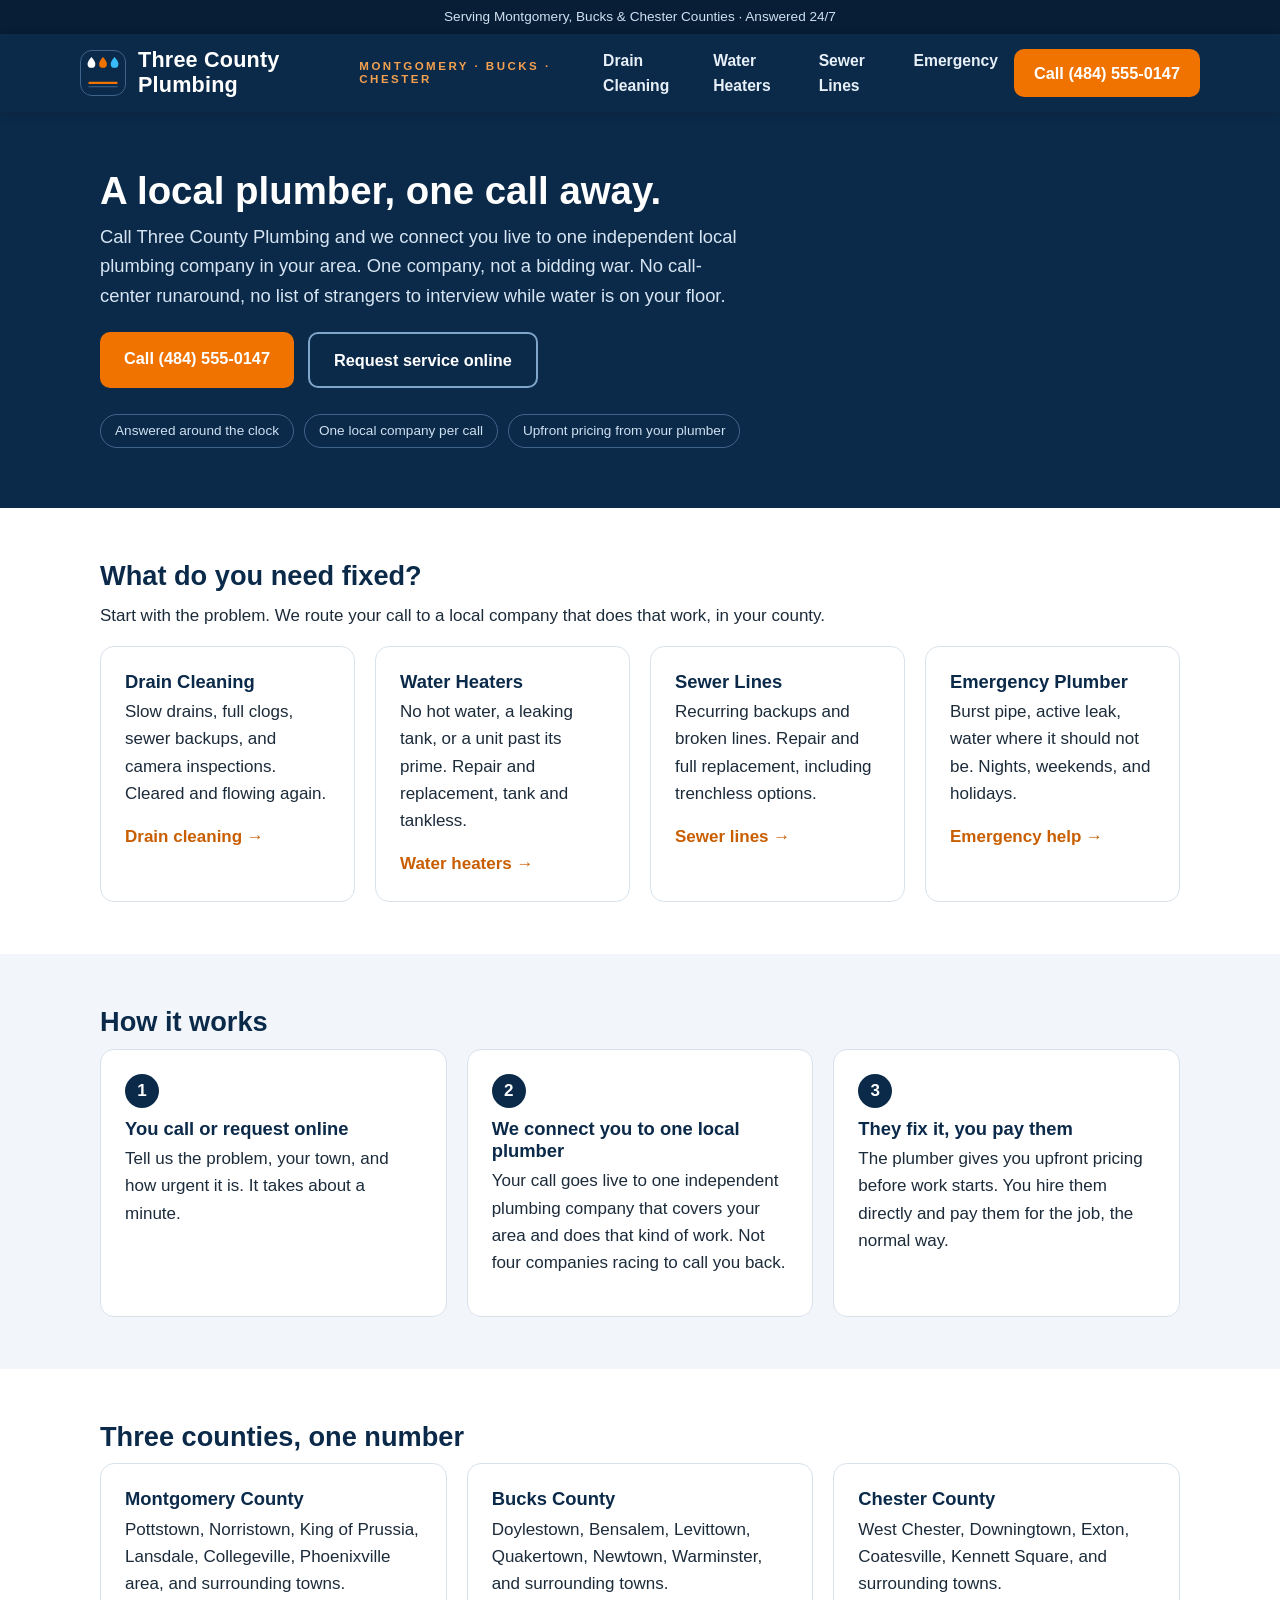
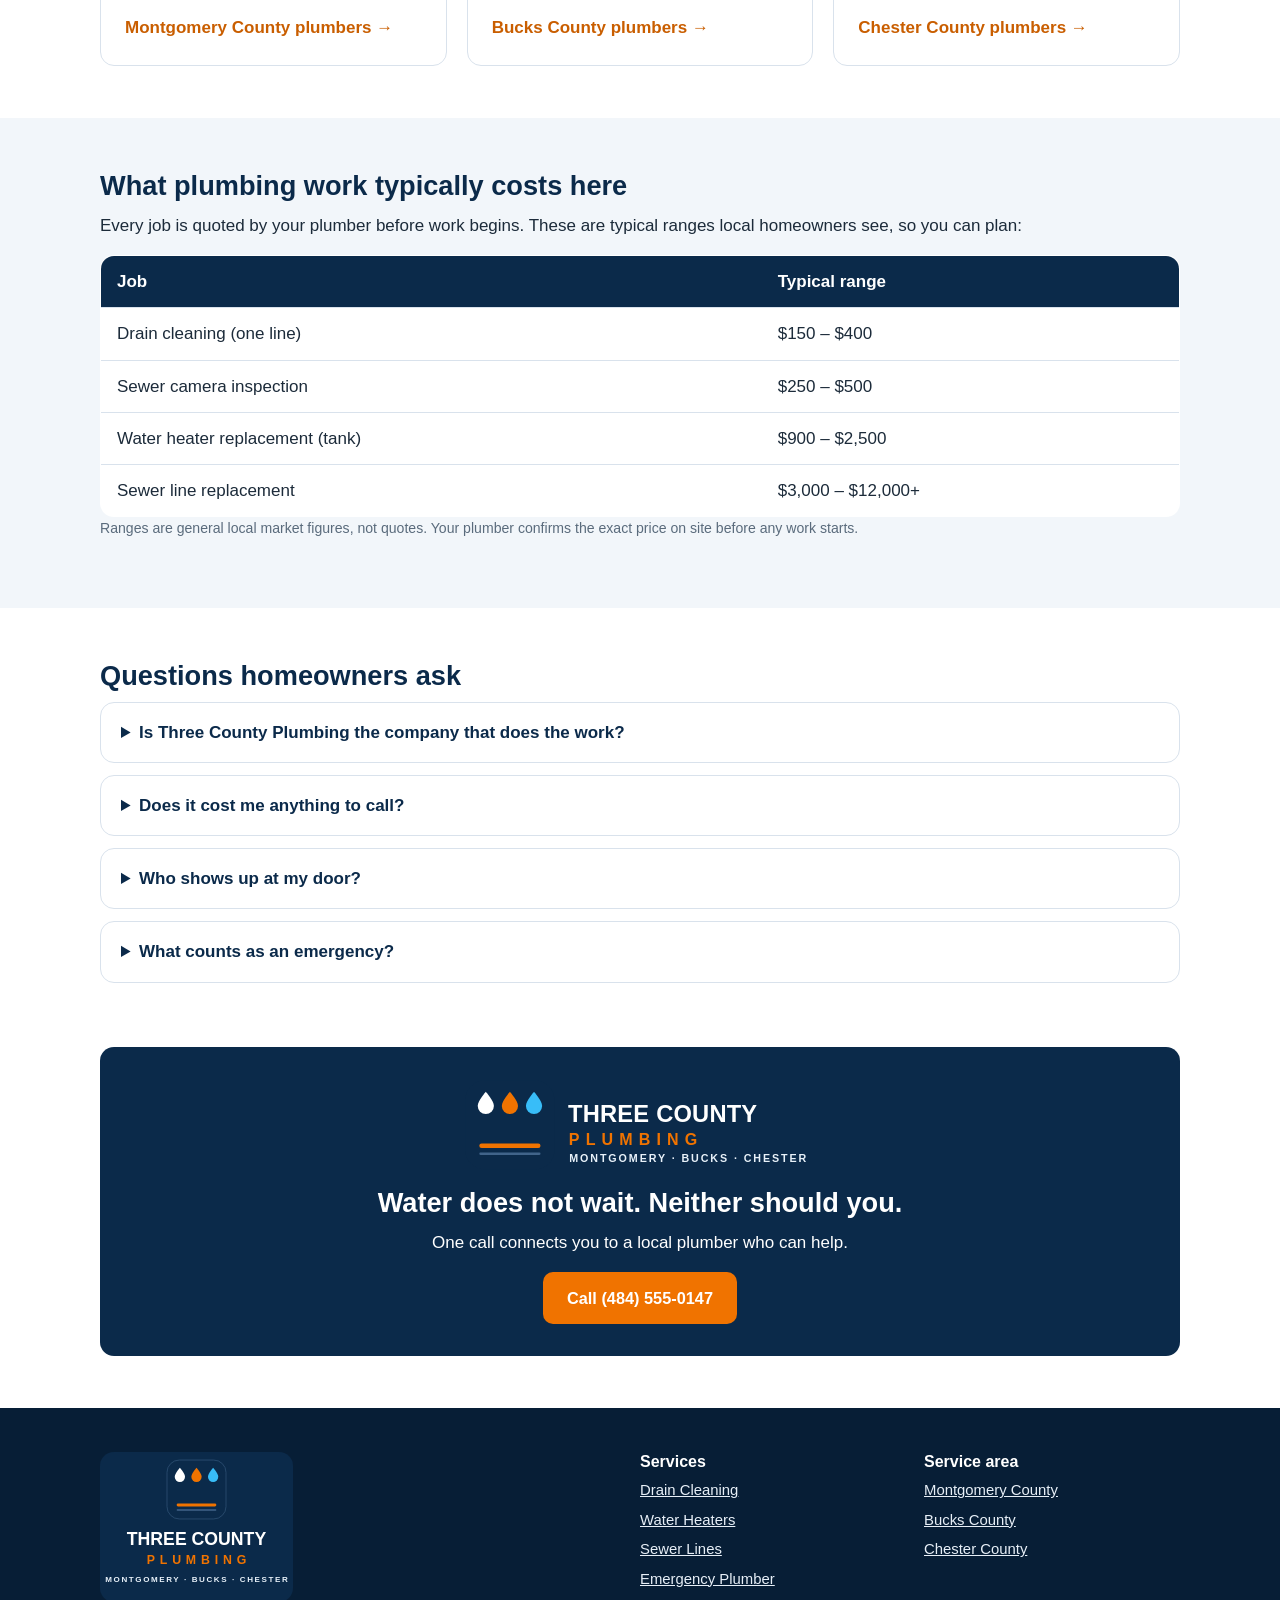
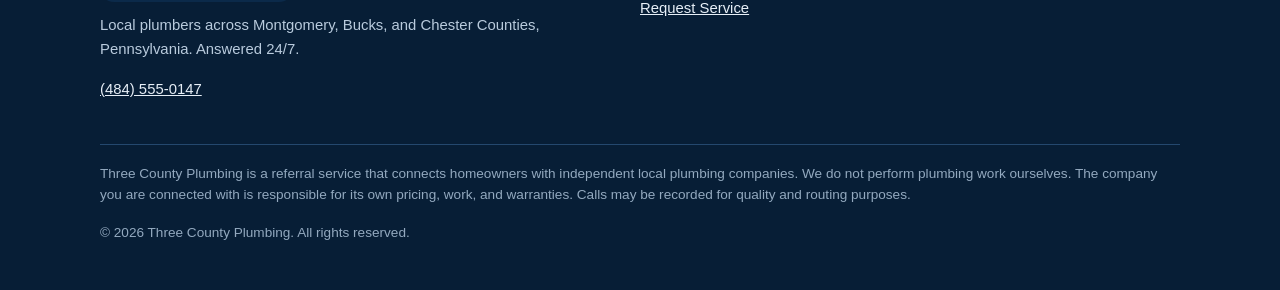
<file: index.html>
<!DOCTYPE html>
<html lang="en">
<head>
<meta charset="UTF-8">
<meta name="viewport" content="width=device-width, initial-scale=1.0">
<title>Three County Plumbing | Local Plumbers in Montgomery, Bucks &amp; Chester Counties, PA</title>
<meta name="description" content="One call connects you to one local, independent plumbing company in Montgomery, Bucks, or Chester County. Drain cleaning, water heaters, sewer lines, and 24/7 emergency plumbing.">
<link rel="stylesheet" href="styles.css">
<link rel="icon" type="image/svg+xml" href="favicon.svg">
</head>
<body>
<div class="topbar">Serving Montgomery, Bucks &amp; Chester Counties &middot; Answered 24/7</div>
<header class="site">
  <div class="wrap header-in">
    <a class="logo" href="index.html"><img class="logo-mark" src="logo-mark.svg" alt="Three County Plumbing logo">Three County Plumbing<span>Montgomery &middot; Bucks &middot; Chester</span></a>
    <nav class="main">
      <a href="drain-cleaning.html">Drain Cleaning</a>
      <a href="water-heater-repair-installation.html">Water Heaters</a>
      <a href="sewer-line-repair-replacement.html">Sewer Lines</a>
      <a href="emergency-plumber.html">Emergency</a>
    </nav>
    <a class="call-btn" href="tel:+14845550147">Call (484) 555-0147</a>
  </div>
</header>

<div class="hero">
  <div class="wrap">
    <h1>A local plumber, one call away.</h1>
    <p class="lead">Call Three County Plumbing and we connect you live to one independent local plumbing company in your area. One company, not a bidding war. No call-center runaround, no list of strangers to interview while water is on your floor.</p>
    <div class="actions">
      <a class="btn btn-call" href="tel:+14845550147">Call (484) 555-0147</a>
      <a class="btn btn-ghost" href="request-service.html">Request service online</a>
    </div>
    <div class="badges">
      <span class="badge">Answered around the clock</span>
      <span class="badge">One local company per call</span>
      <span class="badge">Upfront pricing from your plumber</span>
    </div>
  </div>
</div>

<section>
  <div class="wrap">
    <h2>What do you need fixed?</h2>
    <p>Start with the problem. We route your call to a local company that does that work, in your county.</p>
    <div class="grid grid-4">
      <div class="card">
        <h3>Drain Cleaning</h3>
        <p>Slow drains, full clogs, sewer backups, and camera inspections. Cleared and flowing again.</p>
        <a class="more" href="drain-cleaning.html">Drain cleaning &rarr;</a>
      </div>
      <div class="card">
        <h3>Water Heaters</h3>
        <p>No hot water, a leaking tank, or a unit past its prime. Repair and replacement, tank and tankless.</p>
        <a class="more" href="water-heater-repair-installation.html">Water heaters &rarr;</a>
      </div>
      <div class="card">
        <h3>Sewer Lines</h3>
        <p>Recurring backups and broken lines. Repair and full replacement, including trenchless options.</p>
        <a class="more" href="sewer-line-repair-replacement.html">Sewer lines &rarr;</a>
      </div>
      <div class="card">
        <h3>Emergency Plumber</h3>
        <p>Burst pipe, active leak, water where it should not be. Nights, weekends, and holidays.</p>
        <a class="more" href="emergency-plumber.html">Emergency help &rarr;</a>
      </div>
    </div>
  </div>
</section>

<section class="alt">
  <div class="wrap">
    <h2>How it works</h2>
    <div class="grid grid-3 steps">
      <div class="step"><span class="num">1</span>
        <h3>You call or request online</h3>
        <p>Tell us the problem, your town, and how urgent it is. It takes about a minute.</p>
      </div>
      <div class="step"><span class="num">2</span>
        <h3>We connect you to one local plumber</h3>
        <p>Your call goes live to one independent plumbing company that covers your area and does that kind of work. Not four companies racing to call you back.</p>
      </div>
      <div class="step"><span class="num">3</span>
        <h3>They fix it, you pay them</h3>
        <p>The plumber gives you upfront pricing before work starts. You hire them directly and pay them for the job, the normal way.</p>
      </div>
    </div>
  </div>
</section>

<section>
  <div class="wrap">
    <h2>Three counties, one number</h2>
    <div class="grid grid-3">
      <div class="card">
        <h3>Montgomery County</h3>
        <p>Pottstown, Norristown, King of Prussia, Lansdale, Collegeville, Phoenixville area, and surrounding towns.</p>
        <a class="more" href="montgomery-county.html">Montgomery County plumbers &rarr;</a>
      </div>
      <div class="card">
        <h3>Bucks County</h3>
        <p>Doylestown, Bensalem, Levittown, Quakertown, Newtown, Warminster, and surrounding towns.</p>
        <a class="more" href="bucks-county.html">Bucks County plumbers &rarr;</a>
      </div>
      <div class="card">
        <h3>Chester County</h3>
        <p>West Chester, Downingtown, Exton, Coatesville, Kennett Square, and surrounding towns.</p>
        <a class="more" href="chester-county.html">Chester County plumbers &rarr;</a>
      </div>
    </div>
  </div>
</section>

<section class="alt">
  <div class="wrap">
    <h2>What plumbing work typically costs here</h2>
    <p>Every job is quoted by your plumber before work begins. These are typical ranges local homeowners see, so you can plan:</p>
    <table class="cost">
      <tr><th>Job</th><th>Typical range</th></tr>
      <tr><td>Drain cleaning (one line)</td><td>$150 &ndash; $400</td></tr>
      <tr><td>Sewer camera inspection</td><td>$250 &ndash; $500</td></tr>
      <tr><td>Water heater replacement (tank)</td><td>$900 &ndash; $2,500</td></tr>
      <tr><td>Sewer line replacement</td><td>$3,000 &ndash; $12,000+</td></tr>
    </table>
    <p class="note">Ranges are general local market figures, not quotes. Your plumber confirms the exact price on site before any work starts.</p>
  </div>
</section>

<section>
  <div class="wrap faq">
    <h2>Questions homeowners ask</h2>
    <details>
      <summary>Is Three County Plumbing the company that does the work?</summary>
      <p>No. We are a referral service. We connect you with one independent local plumbing company, and you hire that company directly. See the note at the bottom of this page.</p>
    </details>
    <details>
      <summary>Does it cost me anything to call?</summary>
      <p>No. Calling and being connected is free for homeowners. You pay only the plumbing company, and only for work you approve at the price they quote.</p>
    </details>
    <details>
      <summary>Who shows up at my door?</summary>
      <p>A local, independent plumbing company that covers your town and handles your type of job. Companies in the network are registered Pennsylvania home improvement contractors and carry insurance.</p>
    </details>
    <details>
      <summary>What counts as an emergency?</summary>
      <p>Anything where water is actively doing damage: a burst pipe, a major leak, a sewer backing up into the house. For those, call now, any hour. For everything else, call or use the request form and we will connect you the same day.</p>
    </details>
  </div>
</section>

<section style="padding-top:0">
  <div class="wrap">
    <div class="cta-band">
      <img class="cta-logo" src="logo-horizontal-light.svg" alt="Three County Plumbing">
      <h2>Water does not wait. Neither should you.</h2>
      <p>One call connects you to a local plumber who can help.</p>
      <a class="btn btn-call" href="tel:+14845550147">Call (484) 555-0147</a>
    </div>
  </div>
</section>

<footer class="site">
  <div class="wrap">
    <div class="foot-grid">
      <div>
        <img class="foot-logo-stacked" src="logo-stacked.svg" alt="Three County Plumbing — Montgomery, Bucks, Chester">
        <p>Local plumbers across Montgomery, Bucks, and Chester Counties, Pennsylvania. Answered 24/7.</p>
        <p><a href="tel:+14845550147">(484) 555-0147</a></p>
      </div>
      <div>
        <h3>Services</h3>
        <ul>
          <li><a href="drain-cleaning.html">Drain Cleaning</a></li>
          <li><a href="water-heater-repair-installation.html">Water Heaters</a></li>
          <li><a href="sewer-line-repair-replacement.html">Sewer Lines</a></li>
          <li><a href="emergency-plumber.html">Emergency Plumber</a></li>
          <li><a href="request-service.html">Request Service</a></li>
        </ul>
      </div>
      <div>
        <h3>Service area</h3>
        <ul>
          <li><a href="montgomery-county.html">Montgomery County</a></li>
          <li><a href="bucks-county.html">Bucks County</a></li>
          <li><a href="chester-county.html">Chester County</a></li>
        </ul>
      </div>
    </div>
    <div class="disclosure">
      <p>Three County Plumbing is a referral service that connects homeowners with independent local plumbing companies. We do not perform plumbing work ourselves. The company you are connected with is responsible for its own pricing, work, and warranties. Calls may be recorded for quality and routing purposes.</p>
      <p>&copy; 2026 Three County Plumbing. All rights reserved.</p>
    </div>
  </div>
</footer>
</body>
</html>
</file>
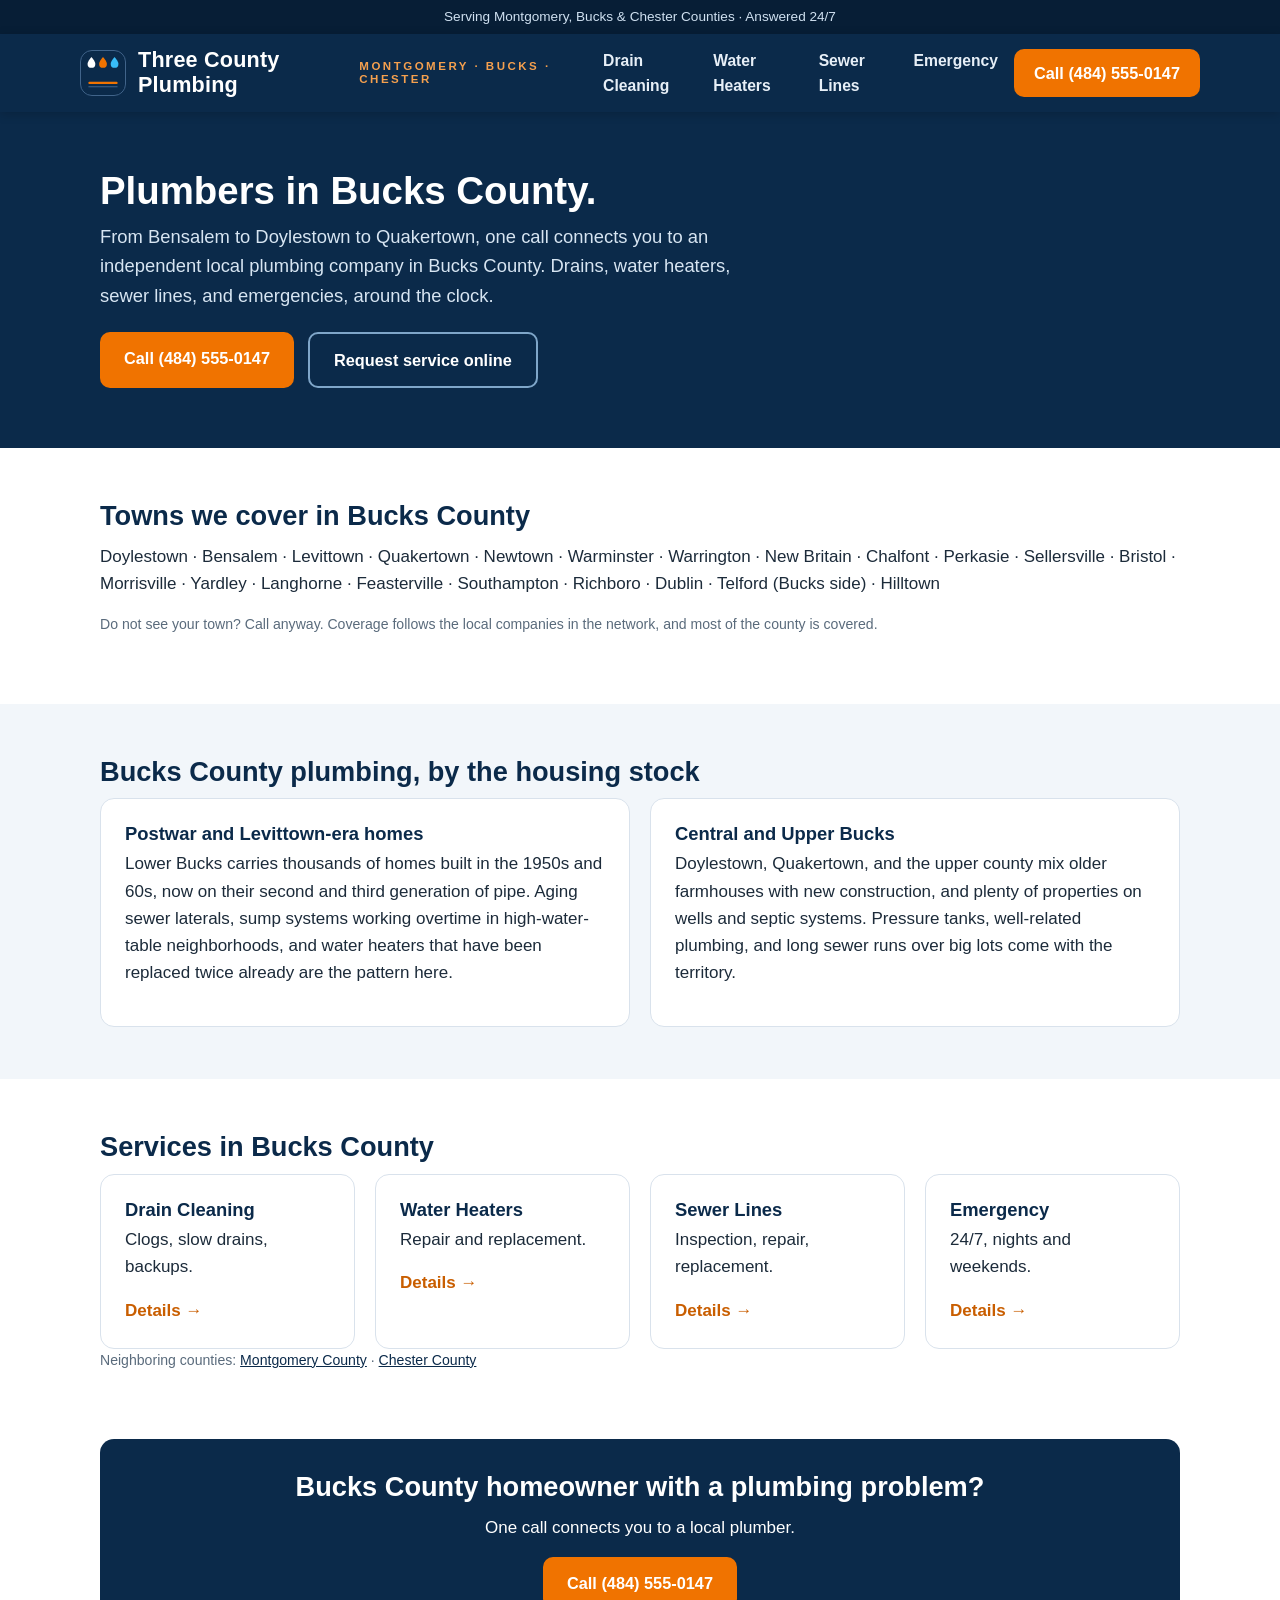
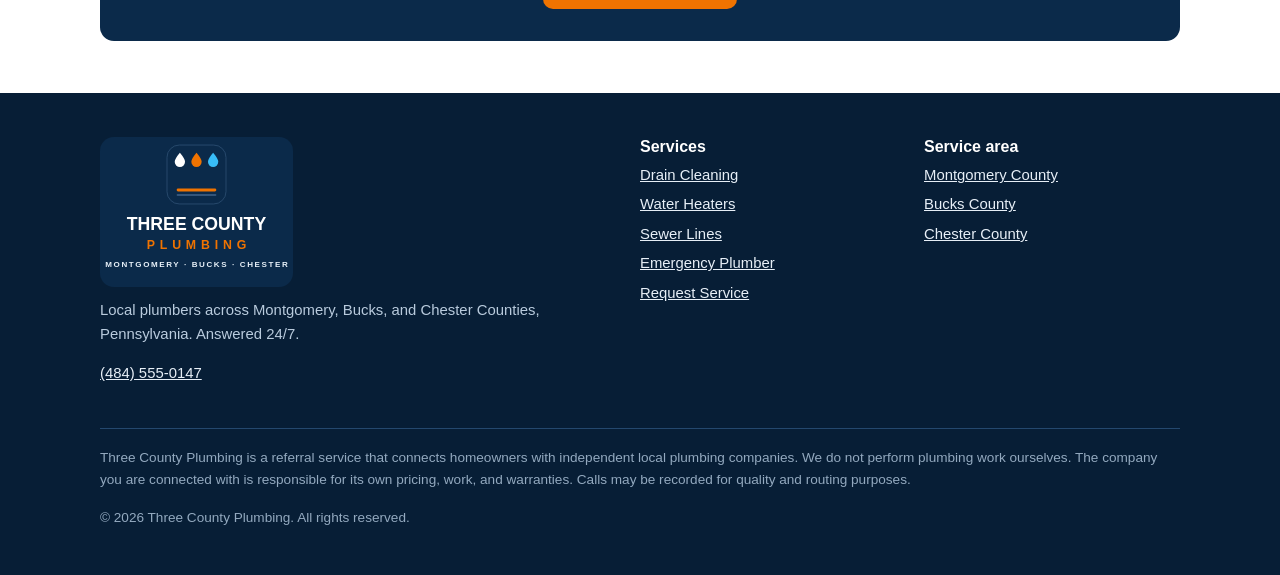
<file: bucks-county.html>
<!DOCTYPE html>
<html lang="en">
<head>
<meta charset="UTF-8">
<meta name="viewport" content="width=device-width, initial-scale=1.0">
<title>Plumbers in Bucks County, PA | Three County Plumbing</title>
<meta name="description" content="Local plumbers in Bucks County, PA: Doylestown, Bensalem, Levittown, Quakertown, Newtown, Warminster and more. Drain cleaning, water heaters, sewer lines, 24/7 emergency. One call connects you.">
<link rel="stylesheet" href="styles.css">
<link rel="icon" type="image/svg+xml" href="favicon.svg">
</head>
<body>
<div class="topbar">Serving Montgomery, Bucks &amp; Chester Counties &middot; Answered 24/7</div>
<header class="site">
  <div class="wrap header-in">
    <a class="logo" href="index.html"><img class="logo-mark" src="logo-mark.svg" alt="Three County Plumbing logo">Three County Plumbing<span>Montgomery &middot; Bucks &middot; Chester</span></a>
    <nav class="main">
      <a href="drain-cleaning.html">Drain Cleaning</a>
      <a href="water-heater-repair-installation.html">Water Heaters</a>
      <a href="sewer-line-repair-replacement.html">Sewer Lines</a>
      <a href="emergency-plumber.html">Emergency</a>
    </nav>
    <a class="call-btn" href="tel:+14845550147">Call (484) 555-0147</a>
  </div>
</header>

<div class="hero">
  <div class="wrap">
    <h1>Plumbers in Bucks County.</h1>
    <p class="lead">From Bensalem to Doylestown to Quakertown, one call connects you to an independent local plumbing company in Bucks County. Drains, water heaters, sewer lines, and emergencies, around the clock.</p>
    <div class="actions">
      <a class="btn btn-call" href="tel:+14845550147">Call (484) 555-0147</a>
      <a class="btn btn-ghost" href="request-service.html">Request service online</a>
    </div>
  </div>
</div>

<section>
  <div class="wrap">
    <h2>Towns we cover in Bucks County</h2>
    <p>Doylestown &middot; Bensalem &middot; Levittown &middot; Quakertown &middot; Newtown &middot; Warminster &middot; Warrington &middot; New Britain &middot; Chalfont &middot; Perkasie &middot; Sellersville &middot; Bristol &middot; Morrisville &middot; Yardley &middot; Langhorne &middot; Feasterville &middot; Southampton &middot; Richboro &middot; Dublin &middot; Telford (Bucks side) &middot; Hilltown</p>
    <p class="note">Do not see your town? Call anyway. Coverage follows the local companies in the network, and most of the county is covered.</p>
  </div>
</section>

<section class="alt">
  <div class="wrap">
    <h2>Bucks County plumbing, by the housing stock</h2>
    <div class="grid grid-2">
      <div class="card">
        <h3>Postwar and Levittown-era homes</h3>
        <p>Lower Bucks carries thousands of homes built in the 1950s and 60s, now on their second and third generation of pipe. Aging sewer laterals, sump systems working overtime in high-water-table neighborhoods, and water heaters that have been replaced twice already are the pattern here.</p>
      </div>
      <div class="card">
        <h3>Central and Upper Bucks</h3>
        <p>Doylestown, Quakertown, and the upper county mix older farmhouses with new construction, and plenty of properties on wells and septic systems. Pressure tanks, well-related plumbing, and long sewer runs over big lots come with the territory.</p>
      </div>
    </div>
  </div>
</section>

<section>
  <div class="wrap">
    <h2>Services in Bucks County</h2>
    <div class="grid grid-4">
      <div class="card"><h3>Drain Cleaning</h3><p>Clogs, slow drains, backups.</p><a class="more" href="drain-cleaning.html">Details &rarr;</a></div>
      <div class="card"><h3>Water Heaters</h3><p>Repair and replacement.</p><a class="more" href="water-heater-repair-installation.html">Details &rarr;</a></div>
      <div class="card"><h3>Sewer Lines</h3><p>Inspection, repair, replacement.</p><a class="more" href="sewer-line-repair-replacement.html">Details &rarr;</a></div>
      <div class="card"><h3>Emergency</h3><p>24/7, nights and weekends.</p><a class="more" href="emergency-plumber.html">Details &rarr;</a></div>
    </div>
    <p class="note">Neighboring counties: <a href="montgomery-county.html">Montgomery County</a> &middot; <a href="chester-county.html">Chester County</a></p>
  </div>
</section>

<section style="padding-top:0">
  <div class="wrap">
    <div class="cta-band">
      <h2>Bucks County homeowner with a plumbing problem?</h2>
      <p>One call connects you to a local plumber.</p>
      <a class="btn btn-call" href="tel:+14845550147">Call (484) 555-0147</a>
    </div>
  </div>
</section>

<footer class="site">
  <div class="wrap">
    <div class="foot-grid">
      <div>
        <img class="foot-logo-stacked" src="logo-stacked.svg" alt="Three County Plumbing — Montgomery, Bucks, Chester">
        <p>Local plumbers across Montgomery, Bucks, and Chester Counties, Pennsylvania. Answered 24/7.</p>
        <p><a href="tel:+14845550147">(484) 555-0147</a></p>
      </div>
      <div>
        <h3>Services</h3>
        <ul>
          <li><a href="drain-cleaning.html">Drain Cleaning</a></li>
          <li><a href="water-heater-repair-installation.html">Water Heaters</a></li>
          <li><a href="sewer-line-repair-replacement.html">Sewer Lines</a></li>
          <li><a href="emergency-plumber.html">Emergency Plumber</a></li>
          <li><a href="request-service.html">Request Service</a></li>
        </ul>
      </div>
      <div>
        <h3>Service area</h3>
        <ul>
          <li><a href="montgomery-county.html">Montgomery County</a></li>
          <li><a href="bucks-county.html">Bucks County</a></li>
          <li><a href="chester-county.html">Chester County</a></li>
        </ul>
      </div>
    </div>
    <div class="disclosure">
      <p>Three County Plumbing is a referral service that connects homeowners with independent local plumbing companies. We do not perform plumbing work ourselves. The company you are connected with is responsible for its own pricing, work, and warranties. Calls may be recorded for quality and routing purposes.</p>
      <p>&copy; 2026 Three County Plumbing. All rights reserved.</p>
    </div>
  </div>
</footer>
</body>
</html>
</file>
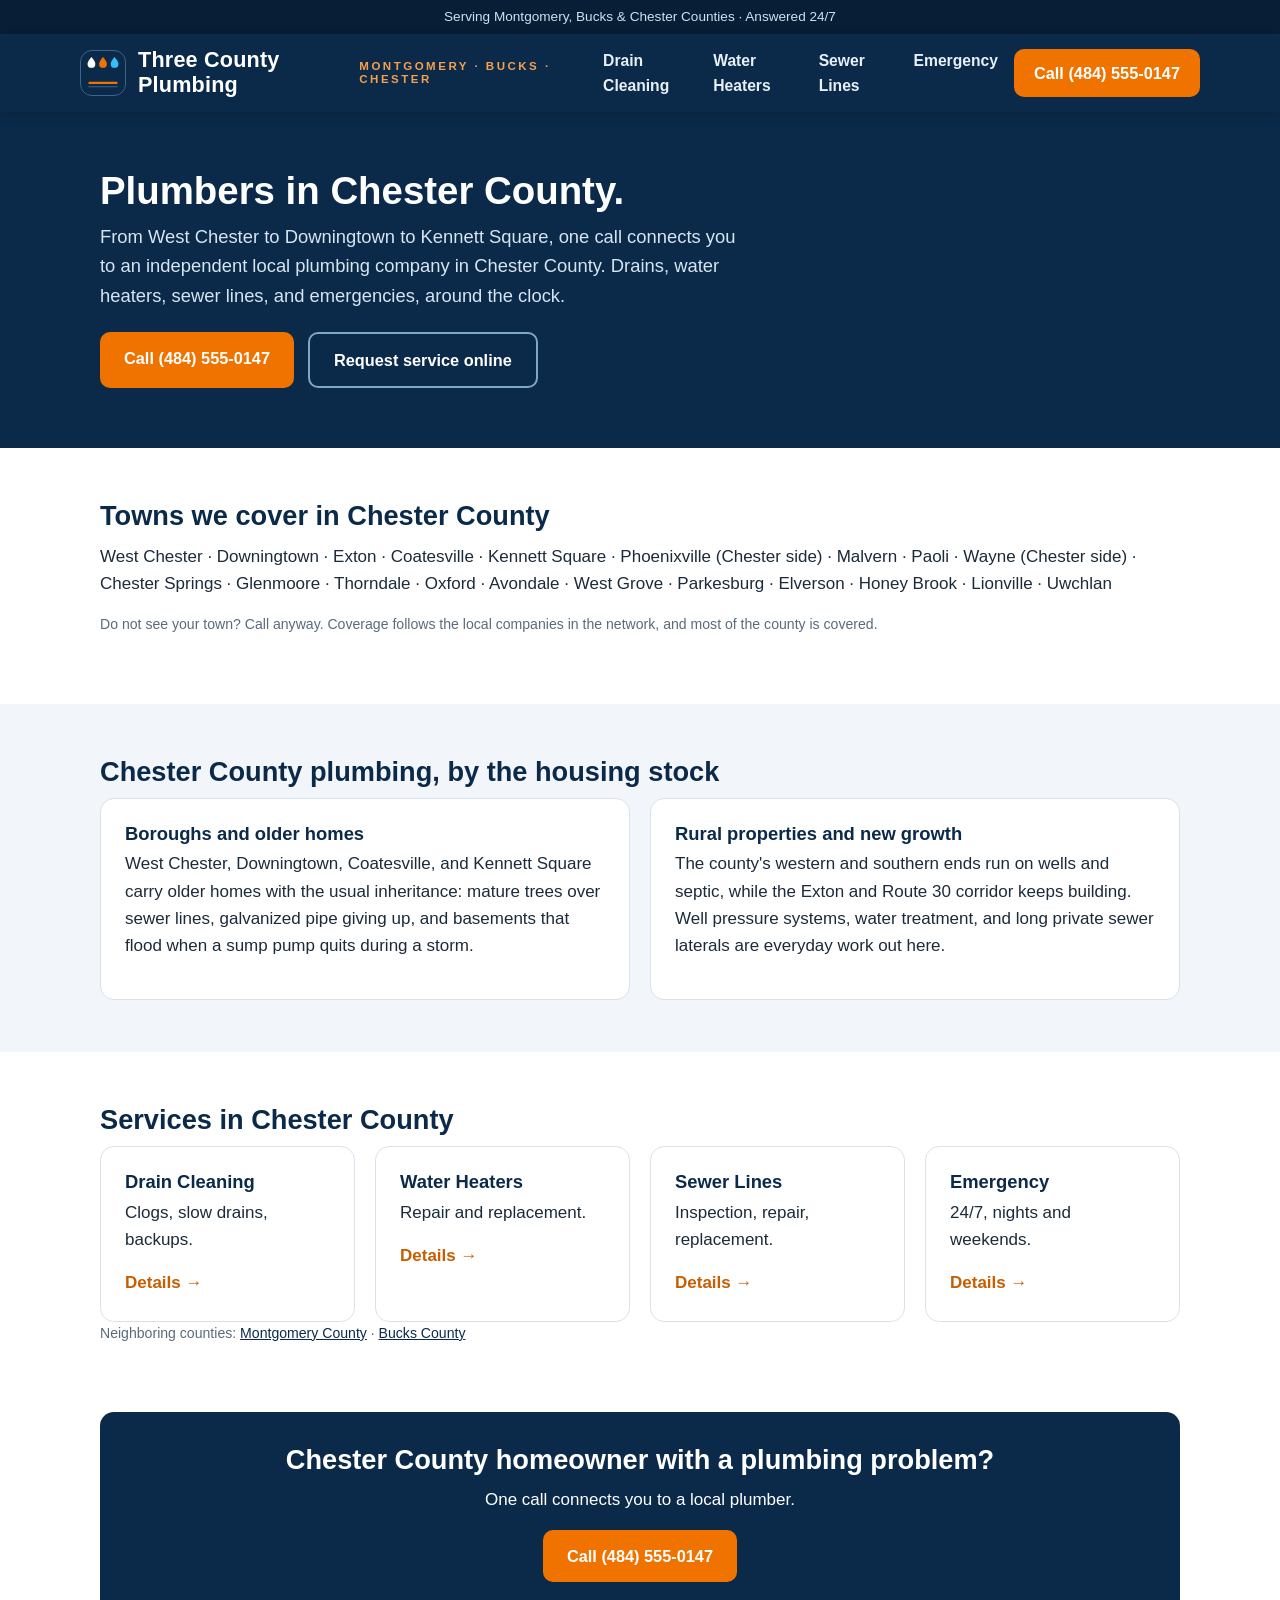
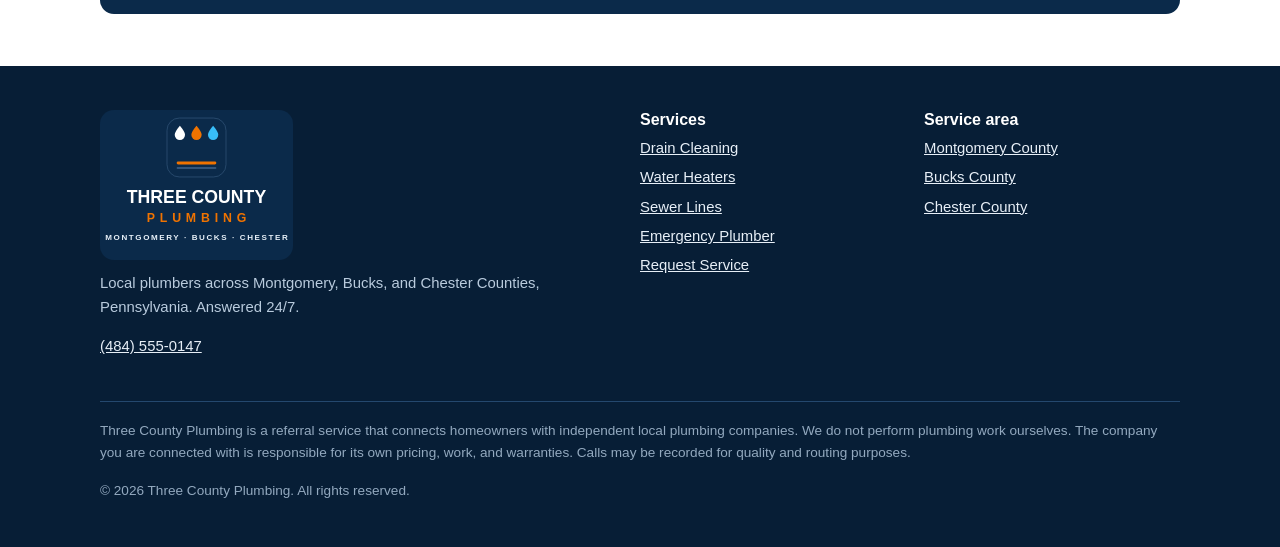
<file: chester-county.html>
<!DOCTYPE html>
<html lang="en">
<head>
<meta charset="UTF-8">
<meta name="viewport" content="width=device-width, initial-scale=1.0">
<title>Plumbers in Chester County, PA | Three County Plumbing</title>
<meta name="description" content="Local plumbers in Chester County, PA: West Chester, Downingtown, Exton, Coatesville, Kennett Square and more. Drain cleaning, water heaters, sewer lines, 24/7 emergency. One call connects you.">
<link rel="stylesheet" href="styles.css">
<link rel="icon" type="image/svg+xml" href="favicon.svg">
</head>
<body>
<div class="topbar">Serving Montgomery, Bucks &amp; Chester Counties &middot; Answered 24/7</div>
<header class="site">
  <div class="wrap header-in">
    <a class="logo" href="index.html"><img class="logo-mark" src="logo-mark.svg" alt="Three County Plumbing logo">Three County Plumbing<span>Montgomery &middot; Bucks &middot; Chester</span></a>
    <nav class="main">
      <a href="drain-cleaning.html">Drain Cleaning</a>
      <a href="water-heater-repair-installation.html">Water Heaters</a>
      <a href="sewer-line-repair-replacement.html">Sewer Lines</a>
      <a href="emergency-plumber.html">Emergency</a>
    </nav>
    <a class="call-btn" href="tel:+14845550147">Call (484) 555-0147</a>
  </div>
</header>

<div class="hero">
  <div class="wrap">
    <h1>Plumbers in Chester County.</h1>
    <p class="lead">From West Chester to Downingtown to Kennett Square, one call connects you to an independent local plumbing company in Chester County. Drains, water heaters, sewer lines, and emergencies, around the clock.</p>
    <div class="actions">
      <a class="btn btn-call" href="tel:+14845550147">Call (484) 555-0147</a>
      <a class="btn btn-ghost" href="request-service.html">Request service online</a>
    </div>
  </div>
</div>

<section>
  <div class="wrap">
    <h2>Towns we cover in Chester County</h2>
    <p>West Chester &middot; Downingtown &middot; Exton &middot; Coatesville &middot; Kennett Square &middot; Phoenixville (Chester side) &middot; Malvern &middot; Paoli &middot; Wayne (Chester side) &middot; Chester Springs &middot; Glenmoore &middot; Thorndale &middot; Oxford &middot; Avondale &middot; West Grove &middot; Parkesburg &middot; Elverson &middot; Honey Brook &middot; Lionville &middot; Uwchlan</p>
    <p class="note">Do not see your town? Call anyway. Coverage follows the local companies in the network, and most of the county is covered.</p>
  </div>
</section>

<section class="alt">
  <div class="wrap">
    <h2>Chester County plumbing, by the housing stock</h2>
    <div class="grid grid-2">
      <div class="card">
        <h3>Boroughs and older homes</h3>
        <p>West Chester, Downingtown, Coatesville, and Kennett Square carry older homes with the usual inheritance: mature trees over sewer lines, galvanized pipe giving up, and basements that flood when a sump pump quits during a storm.</p>
      </div>
      <div class="card">
        <h3>Rural properties and new growth</h3>
        <p>The county's western and southern ends run on wells and septic, while the Exton and Route 30 corridor keeps building. Well pressure systems, water treatment, and long private sewer laterals are everyday work out here.</p>
      </div>
    </div>
  </div>
</section>

<section>
  <div class="wrap">
    <h2>Services in Chester County</h2>
    <div class="grid grid-4">
      <div class="card"><h3>Drain Cleaning</h3><p>Clogs, slow drains, backups.</p><a class="more" href="drain-cleaning.html">Details &rarr;</a></div>
      <div class="card"><h3>Water Heaters</h3><p>Repair and replacement.</p><a class="more" href="water-heater-repair-installation.html">Details &rarr;</a></div>
      <div class="card"><h3>Sewer Lines</h3><p>Inspection, repair, replacement.</p><a class="more" href="sewer-line-repair-replacement.html">Details &rarr;</a></div>
      <div class="card"><h3>Emergency</h3><p>24/7, nights and weekends.</p><a class="more" href="emergency-plumber.html">Details &rarr;</a></div>
    </div>
    <p class="note">Neighboring counties: <a href="montgomery-county.html">Montgomery County</a> &middot; <a href="bucks-county.html">Bucks County</a></p>
  </div>
</section>

<section style="padding-top:0">
  <div class="wrap">
    <div class="cta-band">
      <h2>Chester County homeowner with a plumbing problem?</h2>
      <p>One call connects you to a local plumber.</p>
      <a class="btn btn-call" href="tel:+14845550147">Call (484) 555-0147</a>
    </div>
  </div>
</section>

<footer class="site">
  <div class="wrap">
    <div class="foot-grid">
      <div>
        <img class="foot-logo-stacked" src="logo-stacked.svg" alt="Three County Plumbing — Montgomery, Bucks, Chester">
        <p>Local plumbers across Montgomery, Bucks, and Chester Counties, Pennsylvania. Answered 24/7.</p>
        <p><a href="tel:+14845550147">(484) 555-0147</a></p>
      </div>
      <div>
        <h3>Services</h3>
        <ul>
          <li><a href="drain-cleaning.html">Drain Cleaning</a></li>
          <li><a href="water-heater-repair-installation.html">Water Heaters</a></li>
          <li><a href="sewer-line-repair-replacement.html">Sewer Lines</a></li>
          <li><a href="emergency-plumber.html">Emergency Plumber</a></li>
          <li><a href="request-service.html">Request Service</a></li>
        </ul>
      </div>
      <div>
        <h3>Service area</h3>
        <ul>
          <li><a href="montgomery-county.html">Montgomery County</a></li>
          <li><a href="bucks-county.html">Bucks County</a></li>
          <li><a href="chester-county.html">Chester County</a></li>
        </ul>
      </div>
    </div>
    <div class="disclosure">
      <p>Three County Plumbing is a referral service that connects homeowners with independent local plumbing companies. We do not perform plumbing work ourselves. The company you are connected with is responsible for its own pricing, work, and warranties. Calls may be recorded for quality and routing purposes.</p>
      <p>&copy; 2026 Three County Plumbing. All rights reserved.</p>
    </div>
  </div>
</footer>
</body>
</html>
</file>
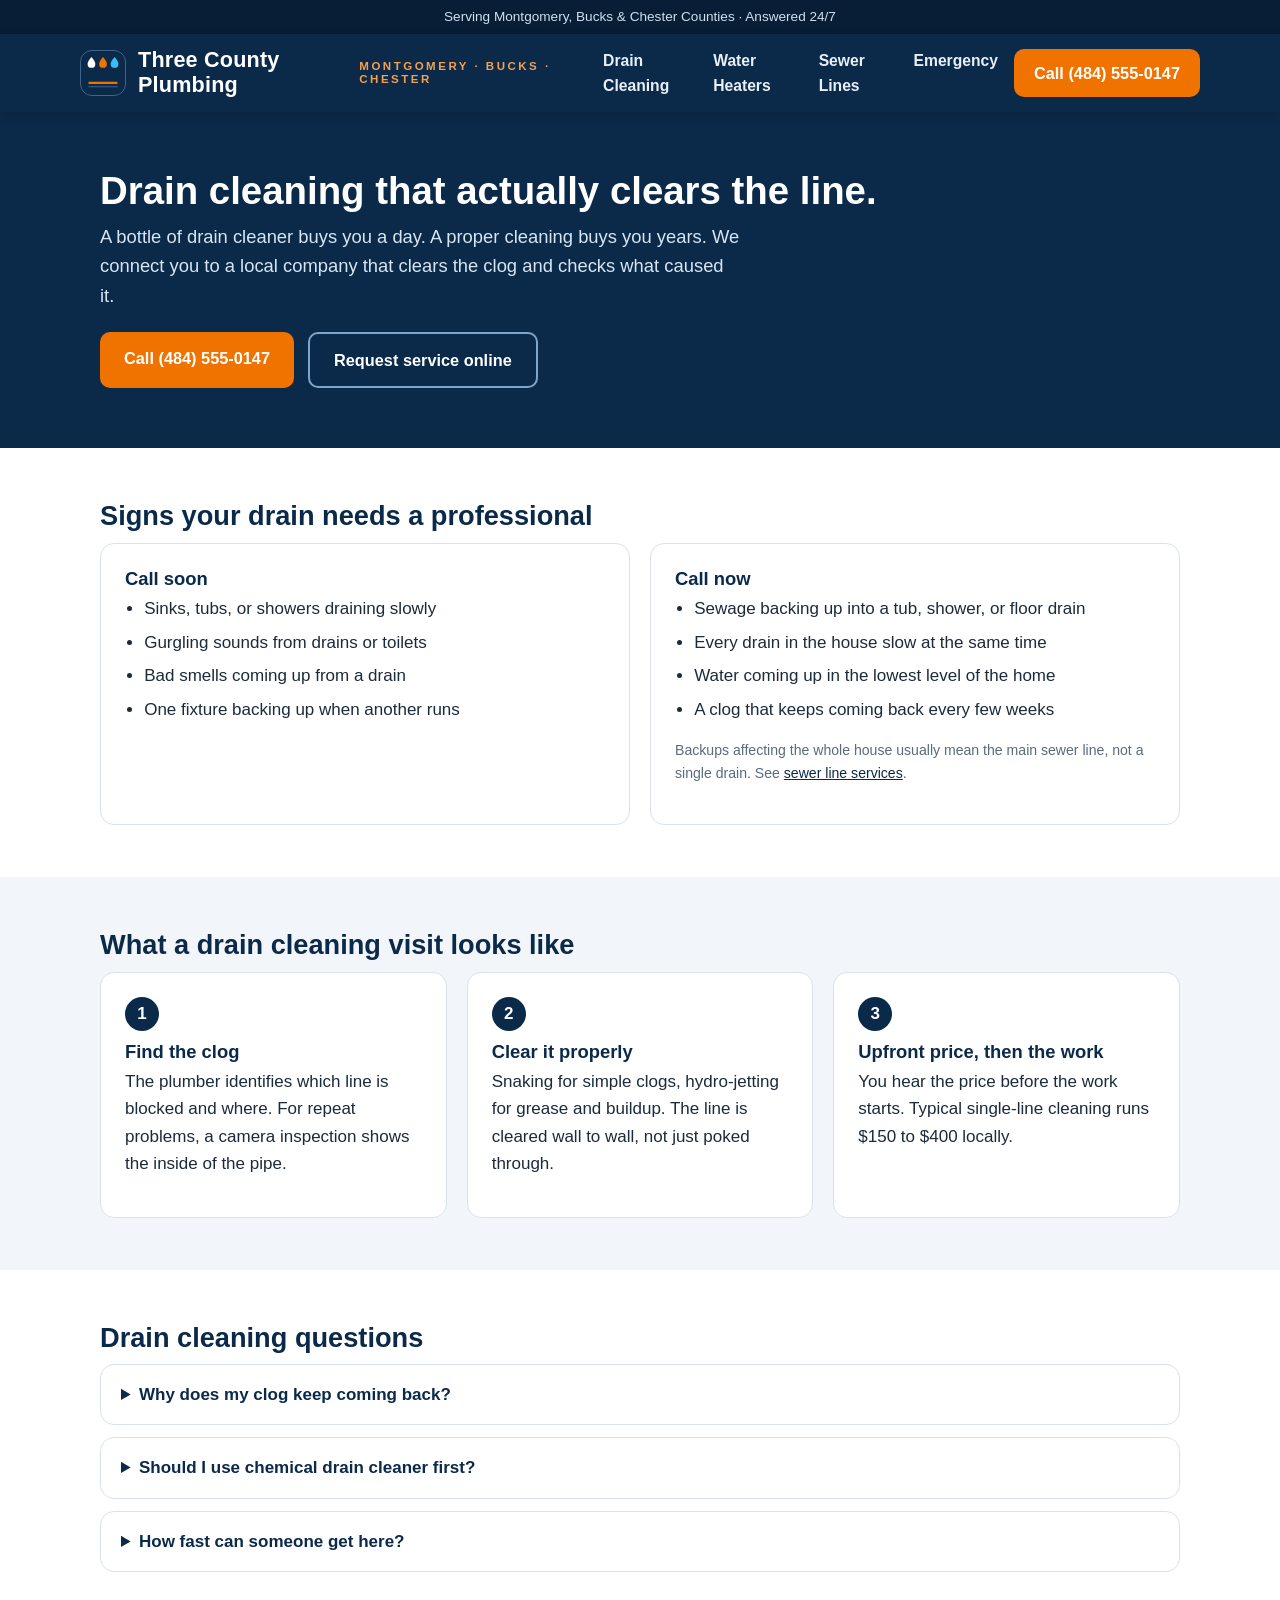
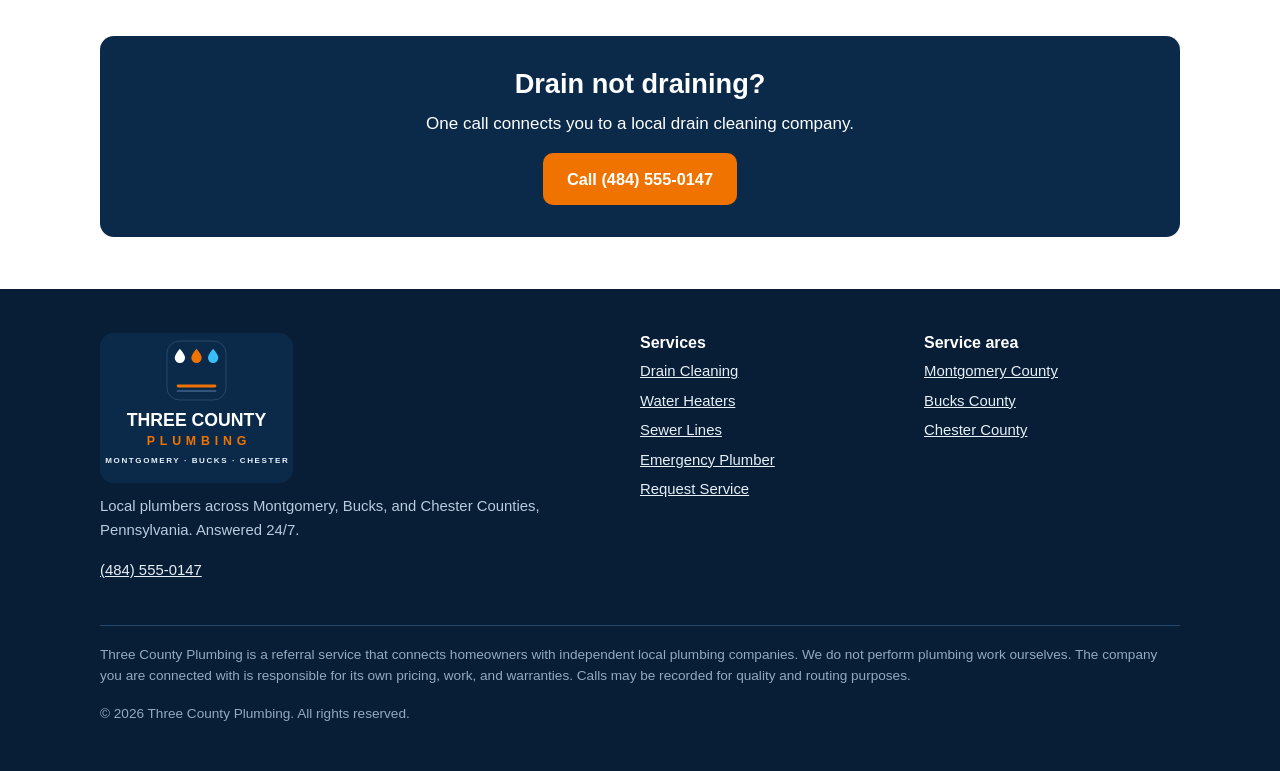
<file: drain-cleaning.html>
<!DOCTYPE html>
<html lang="en">
<head>
<meta charset="UTF-8">
<meta name="viewport" content="width=device-width, initial-scale=1.0">
<title>Drain Cleaning in Montgomery, Bucks &amp; Chester Counties | Three County Plumbing</title>
<meta name="description" content="Clogged drain, slow drain, or sewer backup? One call connects you to a local drain cleaning company in Montgomery, Bucks, or Chester County, PA.">
<link rel="stylesheet" href="styles.css">
<link rel="icon" type="image/svg+xml" href="favicon.svg">
</head>
<body>
<div class="topbar">Serving Montgomery, Bucks &amp; Chester Counties &middot; Answered 24/7</div>
<header class="site">
  <div class="wrap header-in">
    <a class="logo" href="index.html"><img class="logo-mark" src="logo-mark.svg" alt="Three County Plumbing logo">Three County Plumbing<span>Montgomery &middot; Bucks &middot; Chester</span></a>
    <nav class="main">
      <a href="drain-cleaning.html">Drain Cleaning</a>
      <a href="water-heater-repair-installation.html">Water Heaters</a>
      <a href="sewer-line-repair-replacement.html">Sewer Lines</a>
      <a href="emergency-plumber.html">Emergency</a>
    </nav>
    <a class="call-btn" href="tel:+14845550147">Call (484) 555-0147</a>
  </div>
</header>

<div class="hero">
  <div class="wrap">
    <h1>Drain cleaning that actually clears the line.</h1>
    <p class="lead">A bottle of drain cleaner buys you a day. A proper cleaning buys you years. We connect you to a local company that clears the clog and checks what caused it.</p>
    <div class="actions">
      <a class="btn btn-call" href="tel:+14845550147">Call (484) 555-0147</a>
      <a class="btn btn-ghost" href="request-service.html">Request service online</a>
    </div>
  </div>
</div>

<section>
  <div class="wrap">
    <h2>Signs your drain needs a professional</h2>
    <div class="grid grid-2">
      <div class="card">
        <h3>Call soon</h3>
        <ul class="tight">
          <li>Sinks, tubs, or showers draining slowly</li>
          <li>Gurgling sounds from drains or toilets</li>
          <li>Bad smells coming up from a drain</li>
          <li>One fixture backing up when another runs</li>
        </ul>
      </div>
      <div class="card">
        <h3>Call now</h3>
        <ul class="tight">
          <li>Sewage backing up into a tub, shower, or floor drain</li>
          <li>Every drain in the house slow at the same time</li>
          <li>Water coming up in the lowest level of the home</li>
          <li>A clog that keeps coming back every few weeks</li>
        </ul>
        <p class="note">Backups affecting the whole house usually mean the main sewer line, not a single drain. See <a href="sewer-line-repair-replacement.html">sewer line services</a>.</p>
      </div>
    </div>
  </div>
</section>

<section class="alt">
  <div class="wrap">
    <h2>What a drain cleaning visit looks like</h2>
    <div class="grid grid-3 steps">
      <div class="step"><span class="num">1</span>
        <h3>Find the clog</h3>
        <p>The plumber identifies which line is blocked and where. For repeat problems, a camera inspection shows the inside of the pipe.</p>
      </div>
      <div class="step"><span class="num">2</span>
        <h3>Clear it properly</h3>
        <p>Snaking for simple clogs, hydro-jetting for grease and buildup. The line is cleared wall to wall, not just poked through.</p>
      </div>
      <div class="step"><span class="num">3</span>
        <h3>Upfront price, then the work</h3>
        <p>You hear the price before the work starts. Typical single-line cleaning runs $150 to $400 locally.</p>
      </div>
    </div>
  </div>
</section>

<section>
  <div class="wrap faq">
    <h2>Drain cleaning questions</h2>
    <details>
      <summary>Why does my clog keep coming back?</summary>
      <p>Usually because the cause is still in the pipe: grease buildup, tree roots in the sewer line, or a sagging section that collects debris. A camera inspection answers it in one visit instead of guessing three times.</p>
    </details>
    <details>
      <summary>Should I use chemical drain cleaner first?</summary>
      <p>We recommend against it. It rarely clears a real clog, it can damage older pipes, and it leaves a hazard in the line for the plumber who comes next. If you have used some, tell us when you call.</p>
    </details>
    <details>
      <summary>How fast can someone get here?</summary>
      <p>Drain calls are routed the same day, and sewer backups are treated as emergencies around the clock.</p>
    </details>
  </div>
</section>

<section style="padding-top:0">
  <div class="wrap">
    <div class="cta-band">
      <h2>Drain not draining?</h2>
      <p>One call connects you to a local drain cleaning company.</p>
      <a class="btn btn-call" href="tel:+14845550147">Call (484) 555-0147</a>
    </div>
  </div>
</section>

<footer class="site">
  <div class="wrap">
    <div class="foot-grid">
      <div>
        <img class="foot-logo-stacked" src="logo-stacked.svg" alt="Three County Plumbing — Montgomery, Bucks, Chester">
        <p>Local plumbers across Montgomery, Bucks, and Chester Counties, Pennsylvania. Answered 24/7.</p>
        <p><a href="tel:+14845550147">(484) 555-0147</a></p>
      </div>
      <div>
        <h3>Services</h3>
        <ul>
          <li><a href="drain-cleaning.html">Drain Cleaning</a></li>
          <li><a href="water-heater-repair-installation.html">Water Heaters</a></li>
          <li><a href="sewer-line-repair-replacement.html">Sewer Lines</a></li>
          <li><a href="emergency-plumber.html">Emergency Plumber</a></li>
          <li><a href="request-service.html">Request Service</a></li>
        </ul>
      </div>
      <div>
        <h3>Service area</h3>
        <ul>
          <li><a href="montgomery-county.html">Montgomery County</a></li>
          <li><a href="bucks-county.html">Bucks County</a></li>
          <li><a href="chester-county.html">Chester County</a></li>
        </ul>
      </div>
    </div>
    <div class="disclosure">
      <p>Three County Plumbing is a referral service that connects homeowners with independent local plumbing companies. We do not perform plumbing work ourselves. The company you are connected with is responsible for its own pricing, work, and warranties. Calls may be recorded for quality and routing purposes.</p>
      <p>&copy; 2026 Three County Plumbing. All rights reserved.</p>
    </div>
  </div>
</footer>
</body>
</html>
</file>
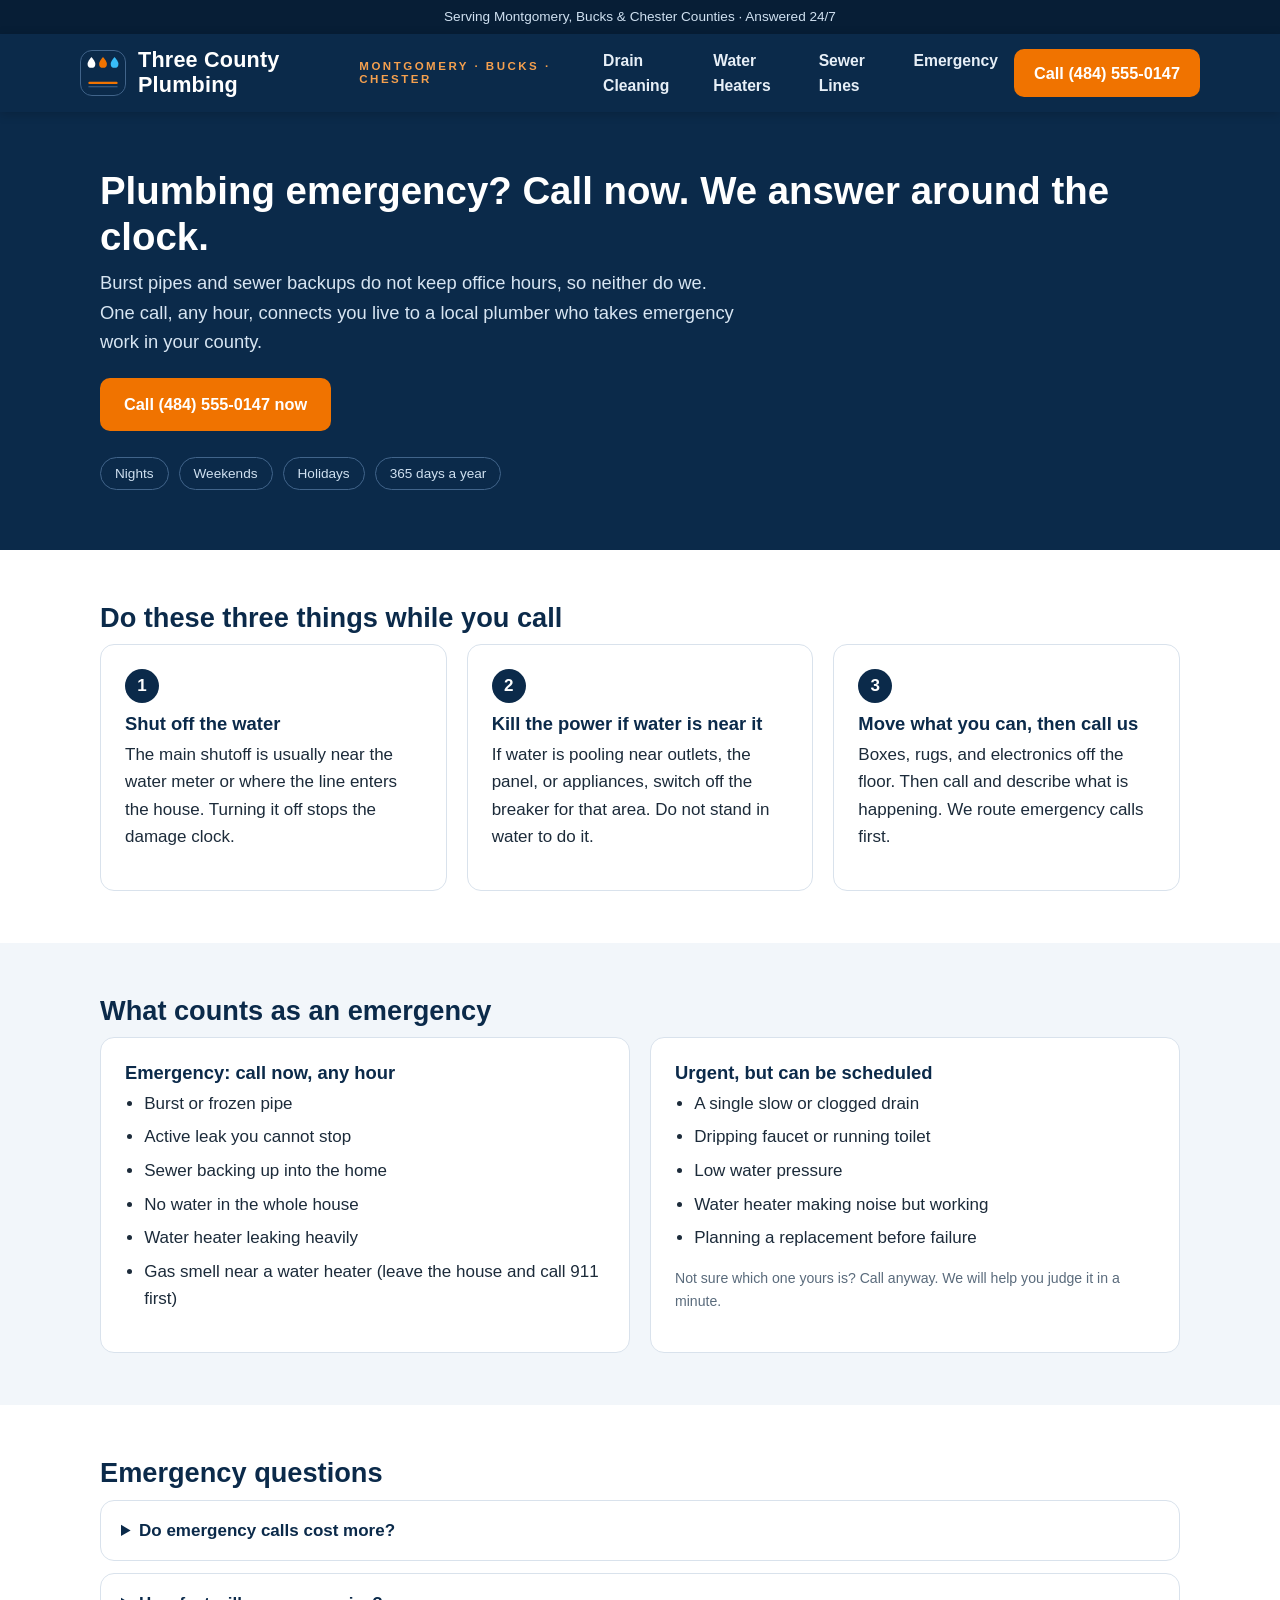
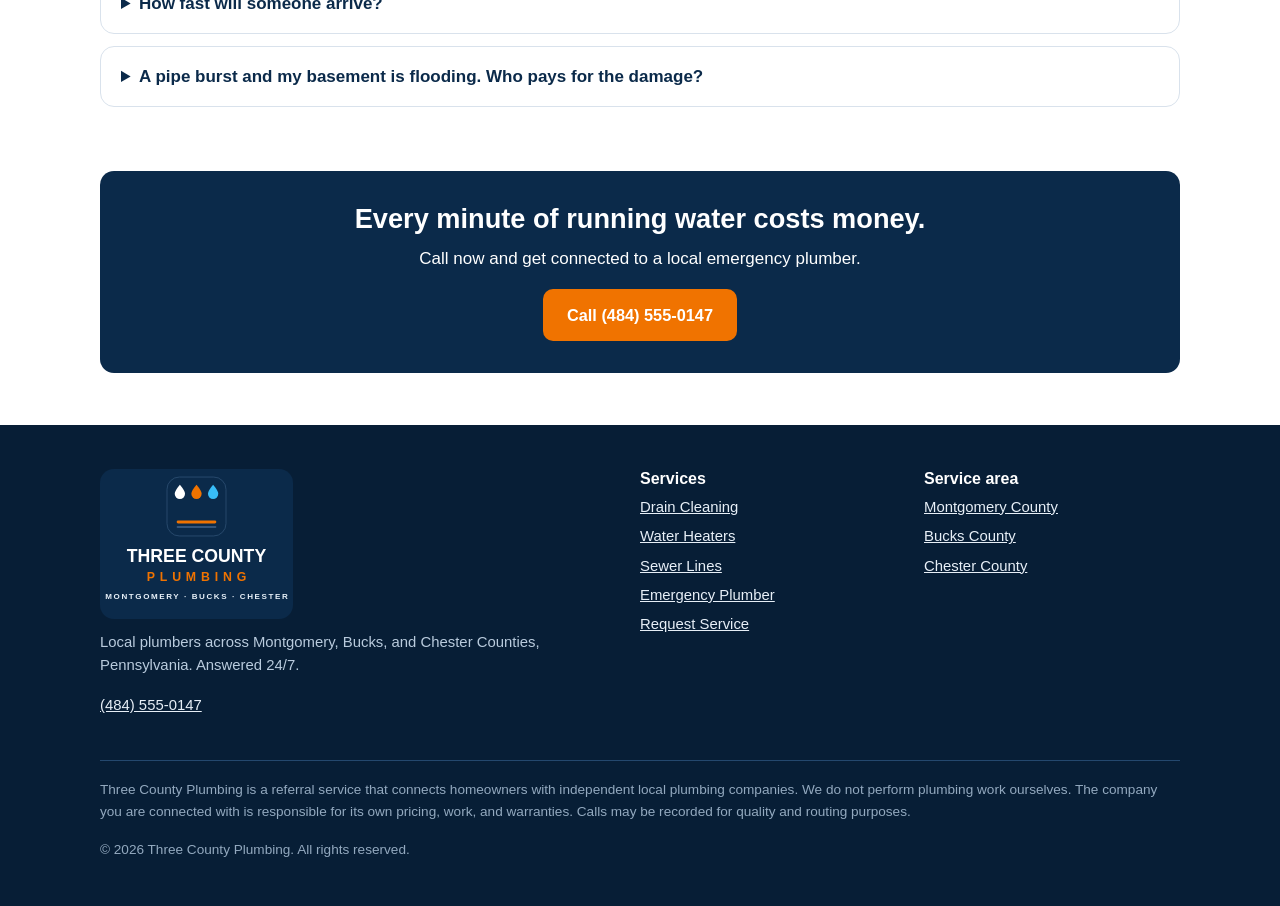
<file: emergency-plumber.html>
<!DOCTYPE html>
<html lang="en">
<head>
<meta charset="UTF-8">
<meta name="viewport" content="width=device-width, initial-scale=1.0">
<title>24/7 Emergency Plumber | Three County Plumbing</title>
<meta name="description" content="Burst pipe, major leak, or sewer backup right now? Call Three County Plumbing any hour. We connect you live to a local emergency plumber in Montgomery, Bucks, or Chester County, PA.">
<link rel="stylesheet" href="styles.css">
<link rel="icon" type="image/svg+xml" href="favicon.svg">
</head>
<body>
<div class="topbar">Serving Montgomery, Bucks &amp; Chester Counties &middot; Answered 24/7</div>
<header class="site">
  <div class="wrap header-in">
    <a class="logo" href="index.html"><img class="logo-mark" src="logo-mark.svg" alt="Three County Plumbing logo">Three County Plumbing<span>Montgomery &middot; Bucks &middot; Chester</span></a>
    <nav class="main">
      <a href="drain-cleaning.html">Drain Cleaning</a>
      <a href="water-heater-repair-installation.html">Water Heaters</a>
      <a href="sewer-line-repair-replacement.html">Sewer Lines</a>
      <a href="emergency-plumber.html">Emergency</a>
    </nav>
    <a class="call-btn" href="tel:+14845550147">Call (484) 555-0147</a>
  </div>
</header>

<div class="hero">
  <div class="wrap">
    <h1>Plumbing emergency? Call now. We answer around the clock.</h1>
    <p class="lead">Burst pipes and sewer backups do not keep office hours, so neither do we. One call, any hour, connects you live to a local plumber who takes emergency work in your county.</p>
    <div class="actions">
      <a class="btn btn-call" href="tel:+14845550147">Call (484) 555-0147 now</a>
    </div>
    <div class="badges">
      <span class="badge">Nights</span><span class="badge">Weekends</span><span class="badge">Holidays</span><span class="badge">365 days a year</span>
    </div>
  </div>
</div>

<section>
  <div class="wrap">
    <h2>Do these three things while you call</h2>
    <div class="grid grid-3 steps">
      <div class="step"><span class="num">1</span>
        <h3>Shut off the water</h3>
        <p>The main shutoff is usually near the water meter or where the line enters the house. Turning it off stops the damage clock.</p>
      </div>
      <div class="step"><span class="num">2</span>
        <h3>Kill the power if water is near it</h3>
        <p>If water is pooling near outlets, the panel, or appliances, switch off the breaker for that area. Do not stand in water to do it.</p>
      </div>
      <div class="step"><span class="num">3</span>
        <h3>Move what you can, then call us</h3>
        <p>Boxes, rugs, and electronics off the floor. Then call and describe what is happening. We route emergency calls first.</p>
      </div>
    </div>
  </div>
</section>

<section class="alt">
  <div class="wrap">
    <h2>What counts as an emergency</h2>
    <div class="grid grid-2">
      <div class="card">
        <h3>Emergency: call now, any hour</h3>
        <ul class="tight">
          <li>Burst or frozen pipe</li>
          <li>Active leak you cannot stop</li>
          <li>Sewer backing up into the home</li>
          <li>No water in the whole house</li>
          <li>Water heater leaking heavily</li>
          <li>Gas smell near a water heater (leave the house and call 911 first)</li>
        </ul>
      </div>
      <div class="card">
        <h3>Urgent, but can be scheduled</h3>
        <ul class="tight">
          <li>A single slow or clogged drain</li>
          <li>Dripping faucet or running toilet</li>
          <li>Low water pressure</li>
          <li>Water heater making noise but working</li>
          <li>Planning a replacement before failure</li>
        </ul>
        <p class="note">Not sure which one yours is? Call anyway. We will help you judge it in a minute.</p>
      </div>
    </div>
  </div>
</section>

<section>
  <div class="wrap faq">
    <h2>Emergency questions</h2>
    <details>
      <summary>Do emergency calls cost more?</summary>
      <p>Many plumbers charge a higher rate for after-hours work, and your plumber will quote the price before starting, including any emergency fee. What we can tell you: being connected through us costs you nothing, and you always hear the price before the work.</p>
    </details>
    <details>
      <summary>How fast will someone arrive?</summary>
      <p>It depends on who is on call in your county and how many emergencies are running. Your call goes live to a local company, not a dispatch queue in another state, and they will give you their honest arrival window on the call.</p>
    </details>
    <details>
      <summary>A pipe burst and my basement is flooding. Who pays for the damage?</summary>
      <p>Stop the water first, then your plumber stops the problem. For the damage itself, document everything with photos and call your homeowners insurance. Your plumber's invoice and notes help that claim.</p>
    </details>
  </div>
</section>

<section style="padding-top:0">
  <div class="wrap">
    <div class="cta-band">
      <h2>Every minute of running water costs money.</h2>
      <p>Call now and get connected to a local emergency plumber.</p>
      <a class="btn btn-call" href="tel:+14845550147">Call (484) 555-0147</a>
    </div>
  </div>
</section>

<footer class="site">
  <div class="wrap">
    <div class="foot-grid">
      <div>
        <img class="foot-logo-stacked" src="logo-stacked.svg" alt="Three County Plumbing — Montgomery, Bucks, Chester">
        <p>Local plumbers across Montgomery, Bucks, and Chester Counties, Pennsylvania. Answered 24/7.</p>
        <p><a href="tel:+14845550147">(484) 555-0147</a></p>
      </div>
      <div>
        <h3>Services</h3>
        <ul>
          <li><a href="drain-cleaning.html">Drain Cleaning</a></li>
          <li><a href="water-heater-repair-installation.html">Water Heaters</a></li>
          <li><a href="sewer-line-repair-replacement.html">Sewer Lines</a></li>
          <li><a href="emergency-plumber.html">Emergency Plumber</a></li>
          <li><a href="request-service.html">Request Service</a></li>
        </ul>
      </div>
      <div>
        <h3>Service area</h3>
        <ul>
          <li><a href="montgomery-county.html">Montgomery County</a></li>
          <li><a href="bucks-county.html">Bucks County</a></li>
          <li><a href="chester-county.html">Chester County</a></li>
        </ul>
      </div>
    </div>
    <div class="disclosure">
      <p>Three County Plumbing is a referral service that connects homeowners with independent local plumbing companies. We do not perform plumbing work ourselves. The company you are connected with is responsible for its own pricing, work, and warranties. Calls may be recorded for quality and routing purposes.</p>
      <p>&copy; 2026 Three County Plumbing. All rights reserved.</p>
    </div>
  </div>
</footer>
</body>
</html>
</file>
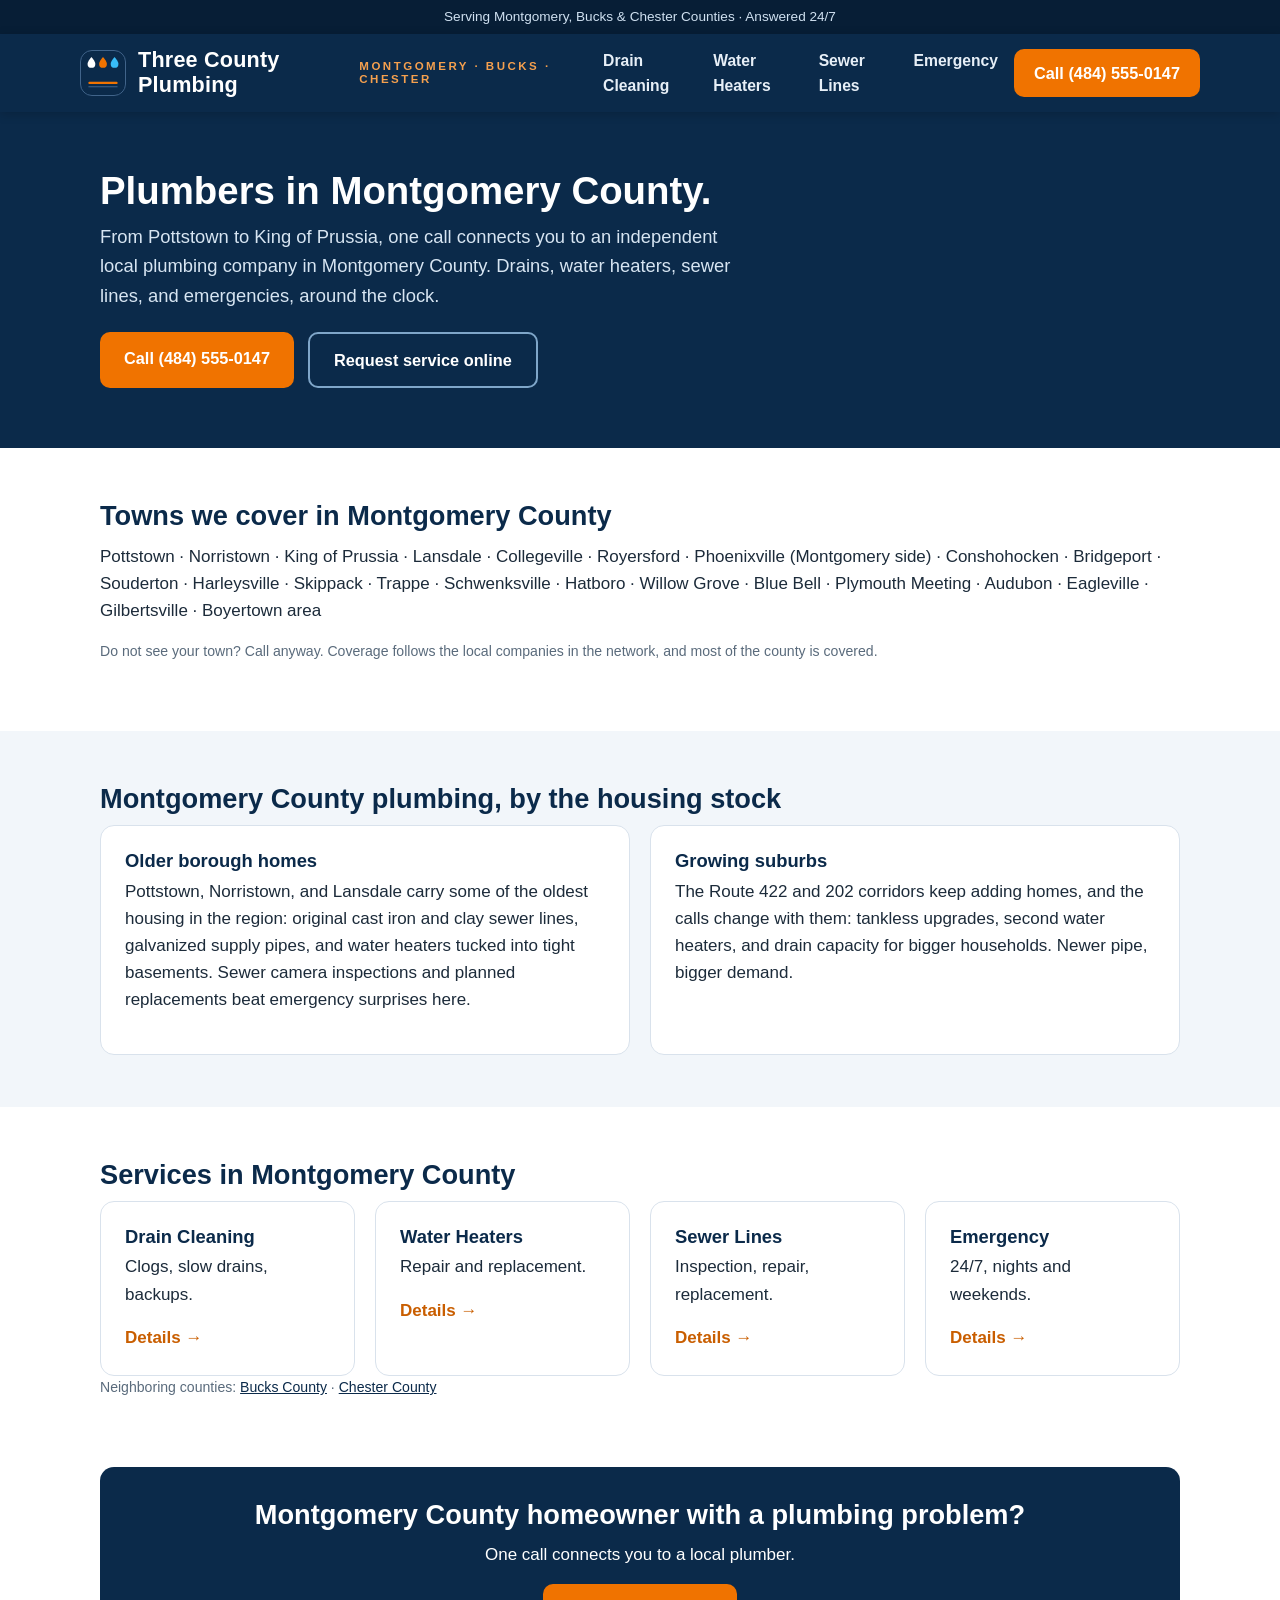
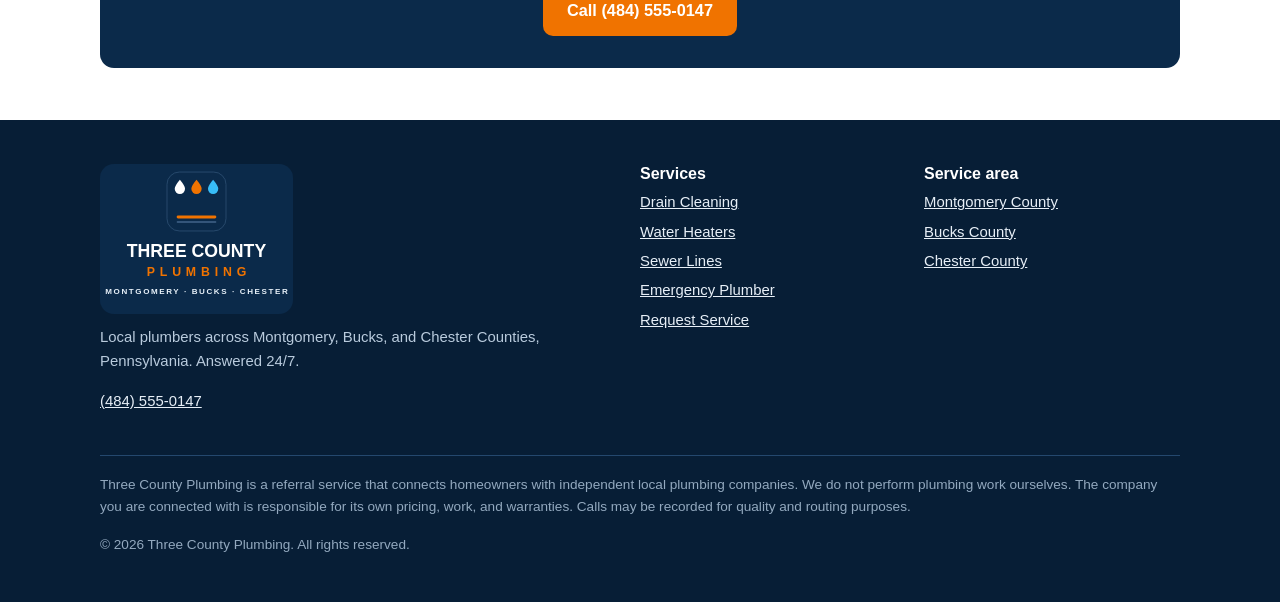
<file: montgomery-county.html>
<!DOCTYPE html>
<html lang="en">
<head>
<meta charset="UTF-8">
<meta name="viewport" content="width=device-width, initial-scale=1.0">
<title>Plumbers in Montgomery County, PA | Three County Plumbing</title>
<meta name="description" content="Local plumbers in Montgomery County, PA: Pottstown, Norristown, King of Prussia, Lansdale, Collegeville and more. Drain cleaning, water heaters, sewer lines, 24/7 emergency. One call connects you.">
<link rel="stylesheet" href="styles.css">
<link rel="icon" type="image/svg+xml" href="favicon.svg">
</head>
<body>
<div class="topbar">Serving Montgomery, Bucks &amp; Chester Counties &middot; Answered 24/7</div>
<header class="site">
  <div class="wrap header-in">
    <a class="logo" href="index.html"><img class="logo-mark" src="logo-mark.svg" alt="Three County Plumbing logo">Three County Plumbing<span>Montgomery &middot; Bucks &middot; Chester</span></a>
    <nav class="main">
      <a href="drain-cleaning.html">Drain Cleaning</a>
      <a href="water-heater-repair-installation.html">Water Heaters</a>
      <a href="sewer-line-repair-replacement.html">Sewer Lines</a>
      <a href="emergency-plumber.html">Emergency</a>
    </nav>
    <a class="call-btn" href="tel:+14845550147">Call (484) 555-0147</a>
  </div>
</header>

<div class="hero">
  <div class="wrap">
    <h1>Plumbers in Montgomery County.</h1>
    <p class="lead">From Pottstown to King of Prussia, one call connects you to an independent local plumbing company in Montgomery County. Drains, water heaters, sewer lines, and emergencies, around the clock.</p>
    <div class="actions">
      <a class="btn btn-call" href="tel:+14845550147">Call (484) 555-0147</a>
      <a class="btn btn-ghost" href="request-service.html">Request service online</a>
    </div>
  </div>
</div>

<section>
  <div class="wrap">
    <h2>Towns we cover in Montgomery County</h2>
    <p>Pottstown &middot; Norristown &middot; King of Prussia &middot; Lansdale &middot; Collegeville &middot; Royersford &middot; Phoenixville (Montgomery side) &middot; Conshohocken &middot; Bridgeport &middot; Souderton &middot; Harleysville &middot; Skippack &middot; Trappe &middot; Schwenksville &middot; Hatboro &middot; Willow Grove &middot; Blue Bell &middot; Plymouth Meeting &middot; Audubon &middot; Eagleville &middot; Gilbertsville &middot; Boyertown area</p>
    <p class="note">Do not see your town? Call anyway. Coverage follows the local companies in the network, and most of the county is covered.</p>
  </div>
</section>

<section class="alt">
  <div class="wrap">
    <h2>Montgomery County plumbing, by the housing stock</h2>
    <div class="grid grid-2">
      <div class="card">
        <h3>Older borough homes</h3>
        <p>Pottstown, Norristown, and Lansdale carry some of the oldest housing in the region: original cast iron and clay sewer lines, galvanized supply pipes, and water heaters tucked into tight basements. Sewer camera inspections and planned replacements beat emergency surprises here.</p>
      </div>
      <div class="card">
        <h3>Growing suburbs</h3>
        <p>The Route 422 and 202 corridors keep adding homes, and the calls change with them: tankless upgrades, second water heaters, and drain capacity for bigger households. Newer pipe, bigger demand.</p>
      </div>
    </div>
  </div>
</section>

<section>
  <div class="wrap">
    <h2>Services in Montgomery County</h2>
    <div class="grid grid-4">
      <div class="card"><h3>Drain Cleaning</h3><p>Clogs, slow drains, backups.</p><a class="more" href="drain-cleaning.html">Details &rarr;</a></div>
      <div class="card"><h3>Water Heaters</h3><p>Repair and replacement.</p><a class="more" href="water-heater-repair-installation.html">Details &rarr;</a></div>
      <div class="card"><h3>Sewer Lines</h3><p>Inspection, repair, replacement.</p><a class="more" href="sewer-line-repair-replacement.html">Details &rarr;</a></div>
      <div class="card"><h3>Emergency</h3><p>24/7, nights and weekends.</p><a class="more" href="emergency-plumber.html">Details &rarr;</a></div>
    </div>
    <p class="note">Neighboring counties: <a href="bucks-county.html">Bucks County</a> &middot; <a href="chester-county.html">Chester County</a></p>
  </div>
</section>

<section style="padding-top:0">
  <div class="wrap">
    <div class="cta-band">
      <h2>Montgomery County homeowner with a plumbing problem?</h2>
      <p>One call connects you to a local plumber.</p>
      <a class="btn btn-call" href="tel:+14845550147">Call (484) 555-0147</a>
    </div>
  </div>
</section>

<footer class="site">
  <div class="wrap">
    <div class="foot-grid">
      <div>
        <img class="foot-logo-stacked" src="logo-stacked.svg" alt="Three County Plumbing — Montgomery, Bucks, Chester">
        <p>Local plumbers across Montgomery, Bucks, and Chester Counties, Pennsylvania. Answered 24/7.</p>
        <p><a href="tel:+14845550147">(484) 555-0147</a></p>
      </div>
      <div>
        <h3>Services</h3>
        <ul>
          <li><a href="drain-cleaning.html">Drain Cleaning</a></li>
          <li><a href="water-heater-repair-installation.html">Water Heaters</a></li>
          <li><a href="sewer-line-repair-replacement.html">Sewer Lines</a></li>
          <li><a href="emergency-plumber.html">Emergency Plumber</a></li>
          <li><a href="request-service.html">Request Service</a></li>
        </ul>
      </div>
      <div>
        <h3>Service area</h3>
        <ul>
          <li><a href="montgomery-county.html">Montgomery County</a></li>
          <li><a href="bucks-county.html">Bucks County</a></li>
          <li><a href="chester-county.html">Chester County</a></li>
        </ul>
      </div>
    </div>
    <div class="disclosure">
      <p>Three County Plumbing is a referral service that connects homeowners with independent local plumbing companies. We do not perform plumbing work ourselves. The company you are connected with is responsible for its own pricing, work, and warranties. Calls may be recorded for quality and routing purposes.</p>
      <p>&copy; 2026 Three County Plumbing. All rights reserved.</p>
    </div>
  </div>
</footer>
</body>
</html>
</file>
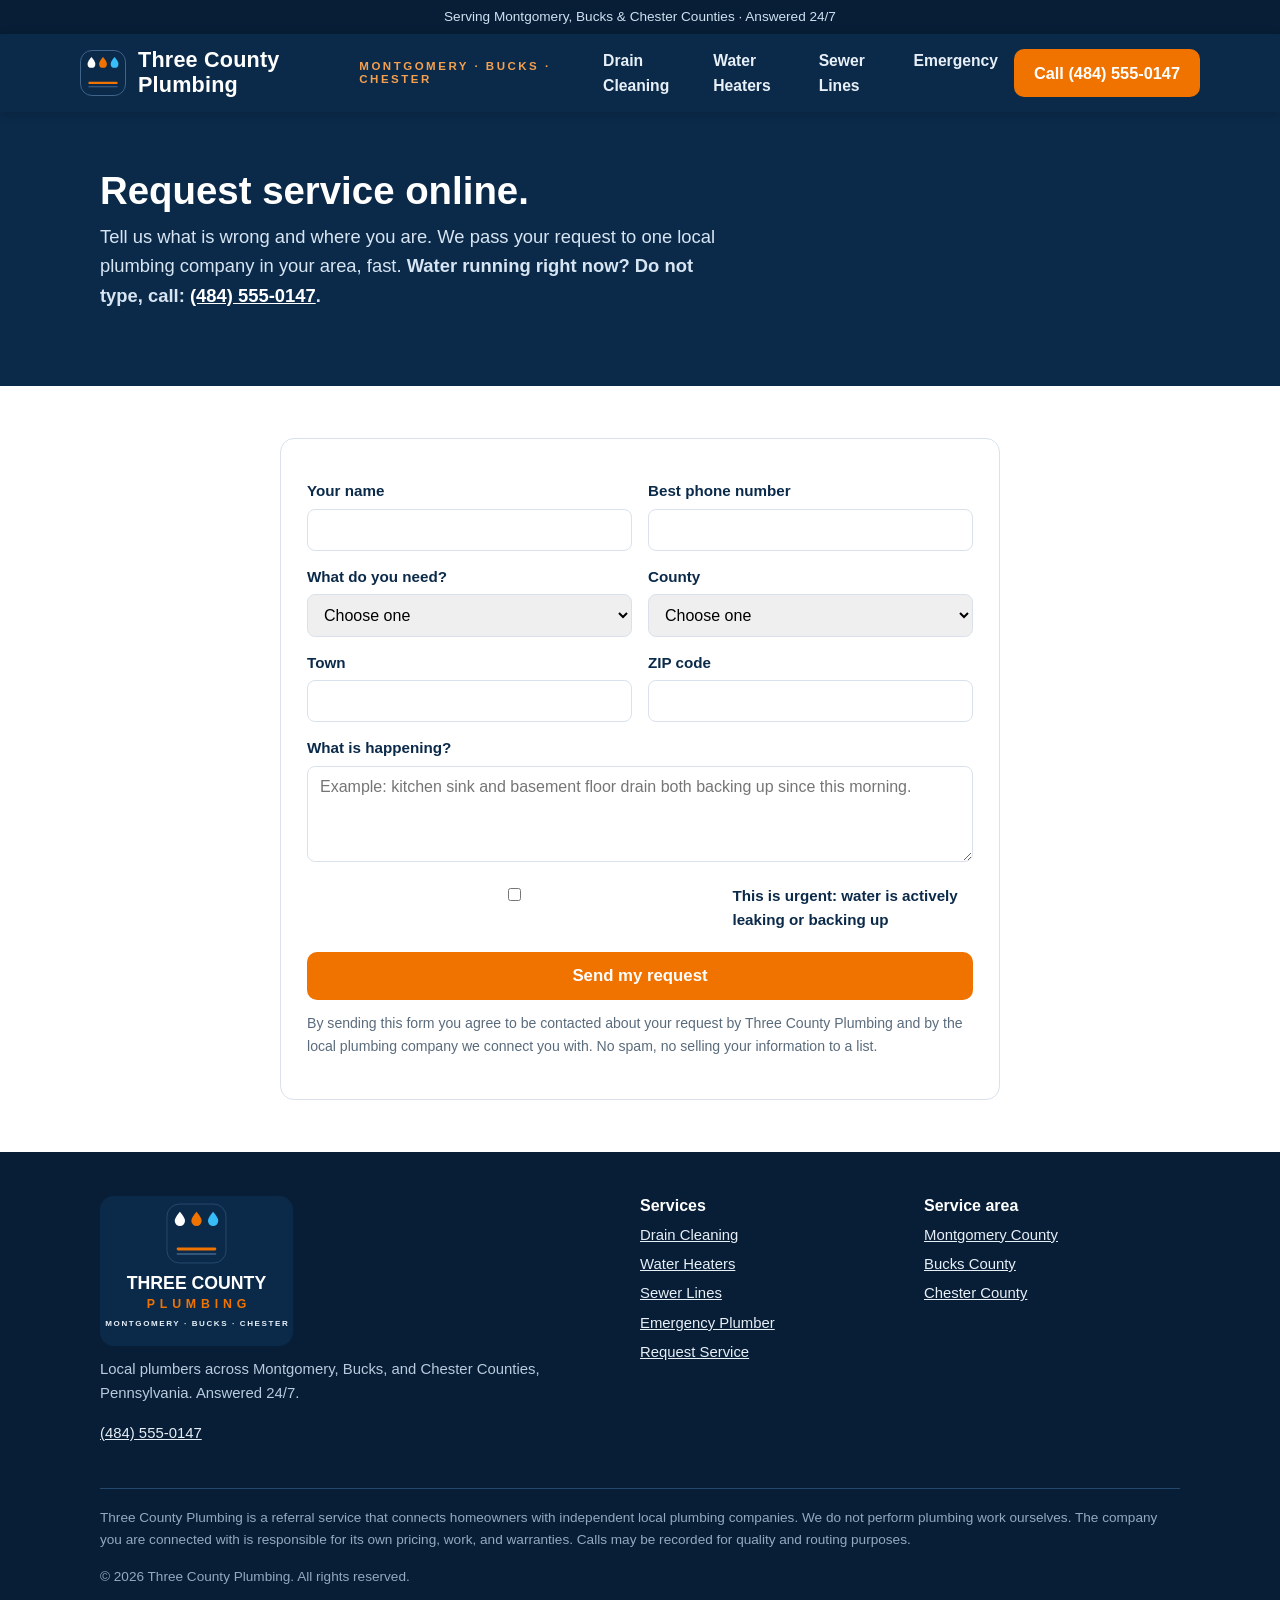
<file: request-service.html>
<!DOCTYPE html>
<html lang="en">
<head>
<meta charset="UTF-8">
<meta name="viewport" content="width=device-width, initial-scale=1.0">
<title>Request Service | Three County Plumbing</title>
<meta name="description" content="Request plumbing service online in Montgomery, Bucks, or Chester County, PA. Tell us the problem and we connect you with one local plumbing company. For emergencies, call instead.">
<link rel="stylesheet" href="styles.css">
<link rel="icon" type="image/svg+xml" href="favicon.svg">
</head>
<body>
<div class="topbar">Serving Montgomery, Bucks &amp; Chester Counties &middot; Answered 24/7</div>
<header class="site">
  <div class="wrap header-in">
    <a class="logo" href="index.html"><img class="logo-mark" src="logo-mark.svg" alt="Three County Plumbing logo">Three County Plumbing<span>Montgomery &middot; Bucks &middot; Chester</span></a>
    <nav class="main">
      <a href="drain-cleaning.html">Drain Cleaning</a>
      <a href="water-heater-repair-installation.html">Water Heaters</a>
      <a href="sewer-line-repair-replacement.html">Sewer Lines</a>
      <a href="emergency-plumber.html">Emergency</a>
    </nav>
    <a class="call-btn" href="tel:+14845550147">Call (484) 555-0147</a>
  </div>
</header>

<div class="hero">
  <div class="wrap">
    <h1>Request service online.</h1>
    <p class="lead">Tell us what is wrong and where you are. We pass your request to one local plumbing company in your area, fast. <strong>Water running right now? Do not type, call: <a href="tel:+14845550147" style="color:#fff">(484) 555-0147</a>.</strong></p>
  </div>
</div>

<section>
  <div class="wrap" style="max-width:760px">
    <form class="req" action="#" method="post">
      <div class="row">
        <div>
          <label for="name">Your name</label>
          <input id="name" name="name" type="text" required autocomplete="name">
        </div>
        <div>
          <label for="phone">Best phone number</label>
          <input id="phone" name="phone" type="tel" required autocomplete="tel">
        </div>
      </div>
      <div class="row">
        <div>
          <label for="service">What do you need?</label>
          <select id="service" name="service" required>
            <option value="">Choose one</option>
            <option>Drain cleaning / clog</option>
            <option>Water heater repair</option>
            <option>Water heater replacement</option>
            <option>Sewer line problem</option>
            <option>Leak or burst pipe</option>
            <option>Something else</option>
          </select>
        </div>
        <div>
          <label for="county">County</label>
          <select id="county" name="county" required>
            <option value="">Choose one</option>
            <option>Montgomery County</option>
            <option>Bucks County</option>
            <option>Chester County</option>
          </select>
        </div>
      </div>
      <div class="row">
        <div>
          <label for="town">Town</label>
          <input id="town" name="town" type="text" required>
        </div>
        <div>
          <label for="zip">ZIP code</label>
          <input id="zip" name="zip" type="text" inputmode="numeric" required>
        </div>
      </div>
      <label for="details">What is happening?</label>
      <textarea id="details" name="details" rows="4" placeholder="Example: kitchen sink and basement floor drain both backing up since this morning."></textarea>
      <div class="check">
        <input id="urgent" name="urgent" type="checkbox">
        <label for="urgent" style="margin:0;font-weight:600">This is urgent: water is actively leaking or backing up</label>
      </div>
      <button type="submit">Send my request</button>
      <p class="note" style="margin-top:12px">By sending this form you agree to be contacted about your request by Three County Plumbing and by the local plumbing company we connect you with. No spam, no selling your information to a list.</p>
    </form>
  </div>
</section>

<footer class="site">
  <div class="wrap">
    <div class="foot-grid">
      <div>
        <img class="foot-logo-stacked" src="logo-stacked.svg" alt="Three County Plumbing — Montgomery, Bucks, Chester">
        <p>Local plumbers across Montgomery, Bucks, and Chester Counties, Pennsylvania. Answered 24/7.</p>
        <p><a href="tel:+14845550147">(484) 555-0147</a></p>
      </div>
      <div>
        <h3>Services</h3>
        <ul>
          <li><a href="drain-cleaning.html">Drain Cleaning</a></li>
          <li><a href="water-heater-repair-installation.html">Water Heaters</a></li>
          <li><a href="sewer-line-repair-replacement.html">Sewer Lines</a></li>
          <li><a href="emergency-plumber.html">Emergency Plumber</a></li>
          <li><a href="request-service.html">Request Service</a></li>
        </ul>
      </div>
      <div>
        <h3>Service area</h3>
        <ul>
          <li><a href="montgomery-county.html">Montgomery County</a></li>
          <li><a href="bucks-county.html">Bucks County</a></li>
          <li><a href="chester-county.html">Chester County</a></li>
        </ul>
      </div>
    </div>
    <div class="disclosure">
      <p>Three County Plumbing is a referral service that connects homeowners with independent local plumbing companies. We do not perform plumbing work ourselves. The company you are connected with is responsible for its own pricing, work, and warranties. Calls may be recorded for quality and routing purposes.</p>
      <p>&copy; 2026 Three County Plumbing. All rights reserved.</p>
    </div>
  </div>
</footer>
</body>
</html>
</file>
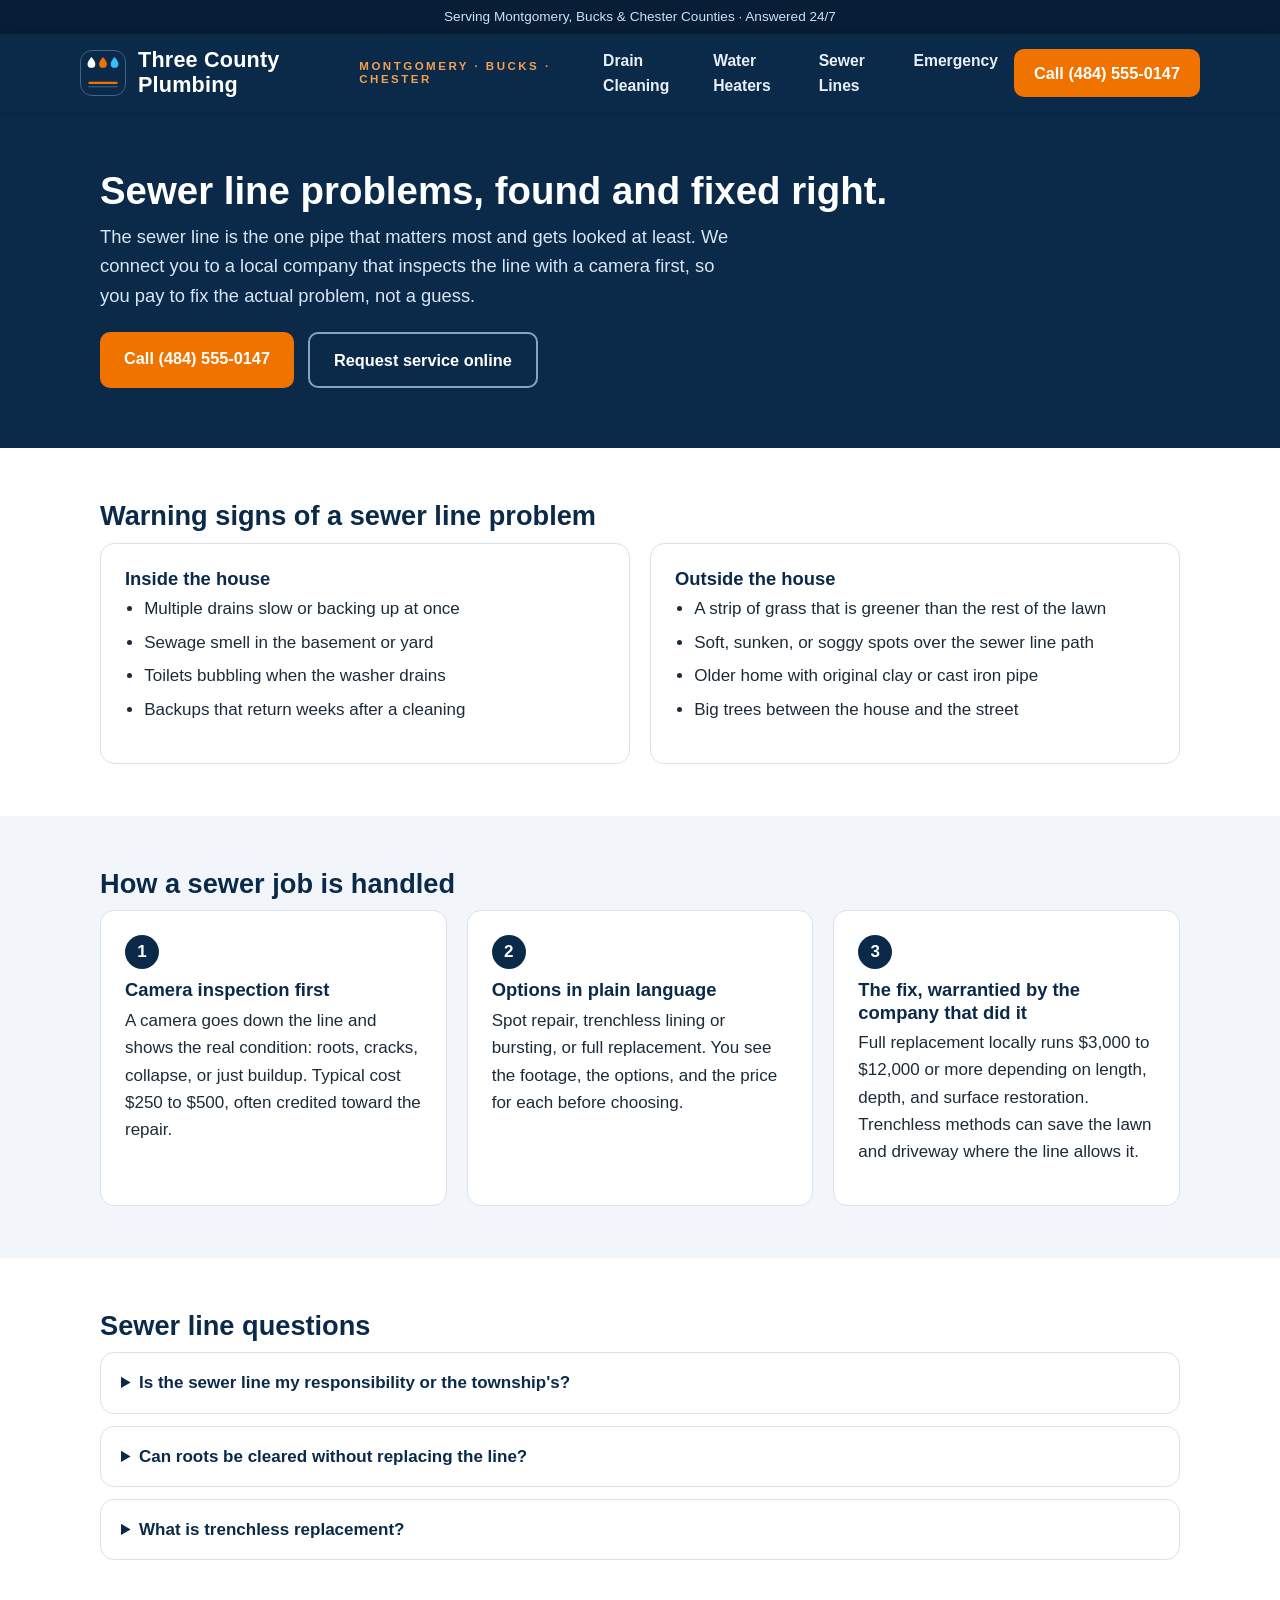
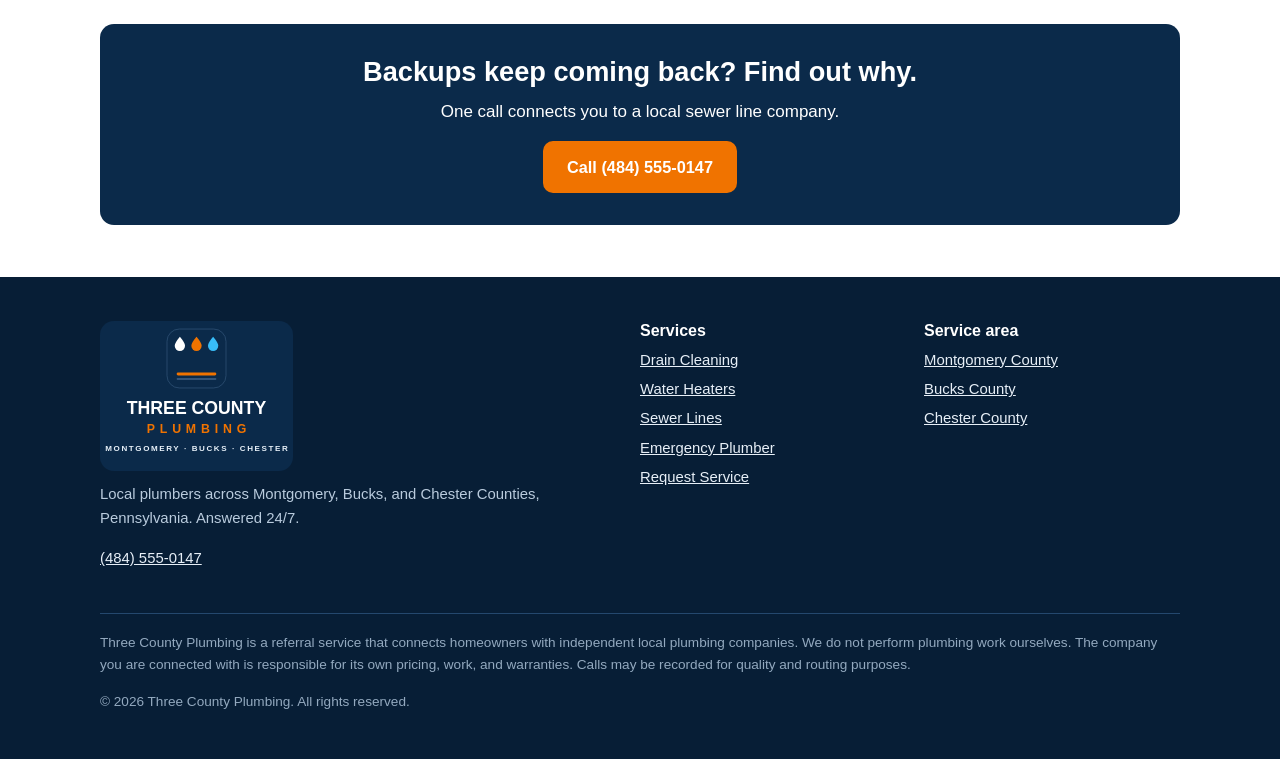
<file: sewer-line-repair-replacement.html>
<!DOCTYPE html>
<html lang="en">
<head>
<meta charset="UTF-8">
<meta name="viewport" content="width=device-width, initial-scale=1.0">
<title>Sewer Line Repair &amp; Replacement | Three County Plumbing</title>
<meta name="description" content="Recurring backups, tree roots, or a broken sewer line? One call connects you to a local sewer line company in Montgomery, Bucks, or Chester County, PA. Camera inspection, repair, replacement, trenchless options.">
<link rel="stylesheet" href="styles.css">
<link rel="icon" type="image/svg+xml" href="favicon.svg">
</head>
<body>
<div class="topbar">Serving Montgomery, Bucks &amp; Chester Counties &middot; Answered 24/7</div>
<header class="site">
  <div class="wrap header-in">
    <a class="logo" href="index.html"><img class="logo-mark" src="logo-mark.svg" alt="Three County Plumbing logo">Three County Plumbing<span>Montgomery &middot; Bucks &middot; Chester</span></a>
    <nav class="main">
      <a href="drain-cleaning.html">Drain Cleaning</a>
      <a href="water-heater-repair-installation.html">Water Heaters</a>
      <a href="sewer-line-repair-replacement.html">Sewer Lines</a>
      <a href="emergency-plumber.html">Emergency</a>
    </nav>
    <a class="call-btn" href="tel:+14845550147">Call (484) 555-0147</a>
  </div>
</header>

<div class="hero">
  <div class="wrap">
    <h1>Sewer line problems, found and fixed right.</h1>
    <p class="lead">The sewer line is the one pipe that matters most and gets looked at least. We connect you to a local company that inspects the line with a camera first, so you pay to fix the actual problem, not a guess.</p>
    <div class="actions">
      <a class="btn btn-call" href="tel:+14845550147">Call (484) 555-0147</a>
      <a class="btn btn-ghost" href="request-service.html">Request service online</a>
    </div>
  </div>
</div>

<section>
  <div class="wrap">
    <h2>Warning signs of a sewer line problem</h2>
    <div class="grid grid-2">
      <div class="card">
        <h3>Inside the house</h3>
        <ul class="tight">
          <li>Multiple drains slow or backing up at once</li>
          <li>Sewage smell in the basement or yard</li>
          <li>Toilets bubbling when the washer drains</li>
          <li>Backups that return weeks after a cleaning</li>
        </ul>
      </div>
      <div class="card">
        <h3>Outside the house</h3>
        <ul class="tight">
          <li>A strip of grass that is greener than the rest of the lawn</li>
          <li>Soft, sunken, or soggy spots over the sewer line path</li>
          <li>Older home with original clay or cast iron pipe</li>
          <li>Big trees between the house and the street</li>
        </ul>
      </div>
    </div>
  </div>
</section>

<section class="alt">
  <div class="wrap">
    <h2>How a sewer job is handled</h2>
    <div class="grid grid-3 steps">
      <div class="step"><span class="num">1</span>
        <h3>Camera inspection first</h3>
        <p>A camera goes down the line and shows the real condition: roots, cracks, collapse, or just buildup. Typical cost $250 to $500, often credited toward the repair.</p>
      </div>
      <div class="step"><span class="num">2</span>
        <h3>Options in plain language</h3>
        <p>Spot repair, trenchless lining or bursting, or full replacement. You see the footage, the options, and the price for each before choosing.</p>
      </div>
      <div class="step"><span class="num">3</span>
        <h3>The fix, warrantied by the company that did it</h3>
        <p>Full replacement locally runs $3,000 to $12,000 or more depending on length, depth, and surface restoration. Trenchless methods can save the lawn and driveway where the line allows it.</p>
      </div>
    </div>
  </div>
</section>

<section>
  <div class="wrap faq">
    <h2>Sewer line questions</h2>
    <details>
      <summary>Is the sewer line my responsibility or the township's?</summary>
      <p>In most of our area, the line from the house to the street connection (the lateral) is the homeowner's responsibility. Your plumber can tell you where your line meets the public main, and township rules vary.</p>
    </details>
    <details>
      <summary>Can roots be cleared without replacing the line?</summary>
      <p>Often, yes. Roots can be cut and the line jetted, which buys time. If roots keep returning, it means the pipe has openings roots can enter, and a camera inspection will show whether repair or lining is the smarter money.</p>
    </details>
    <details>
      <summary>What is trenchless replacement?</summary>
      <p>Methods that replace or reline the pipe underground with little or no digging along its path. Not every line qualifies (a fully collapsed pipe may not), which is what the camera inspection decides.</p>
    </details>
  </div>
</section>

<section style="padding-top:0">
  <div class="wrap">
    <div class="cta-band">
      <h2>Backups keep coming back? Find out why.</h2>
      <p>One call connects you to a local sewer line company.</p>
      <a class="btn btn-call" href="tel:+14845550147">Call (484) 555-0147</a>
    </div>
  </div>
</section>

<footer class="site">
  <div class="wrap">
    <div class="foot-grid">
      <div>
        <img class="foot-logo-stacked" src="logo-stacked.svg" alt="Three County Plumbing — Montgomery, Bucks, Chester">
        <p>Local plumbers across Montgomery, Bucks, and Chester Counties, Pennsylvania. Answered 24/7.</p>
        <p><a href="tel:+14845550147">(484) 555-0147</a></p>
      </div>
      <div>
        <h3>Services</h3>
        <ul>
          <li><a href="drain-cleaning.html">Drain Cleaning</a></li>
          <li><a href="water-heater-repair-installation.html">Water Heaters</a></li>
          <li><a href="sewer-line-repair-replacement.html">Sewer Lines</a></li>
          <li><a href="emergency-plumber.html">Emergency Plumber</a></li>
          <li><a href="request-service.html">Request Service</a></li>
        </ul>
      </div>
      <div>
        <h3>Service area</h3>
        <ul>
          <li><a href="montgomery-county.html">Montgomery County</a></li>
          <li><a href="bucks-county.html">Bucks County</a></li>
          <li><a href="chester-county.html">Chester County</a></li>
        </ul>
      </div>
    </div>
    <div class="disclosure">
      <p>Three County Plumbing is a referral service that connects homeowners with independent local plumbing companies. We do not perform plumbing work ourselves. The company you are connected with is responsible for its own pricing, work, and warranties. Calls may be recorded for quality and routing purposes.</p>
      <p>&copy; 2026 Three County Plumbing. All rights reserved.</p>
    </div>
  </div>
</footer>
</body>
</html>
</file>
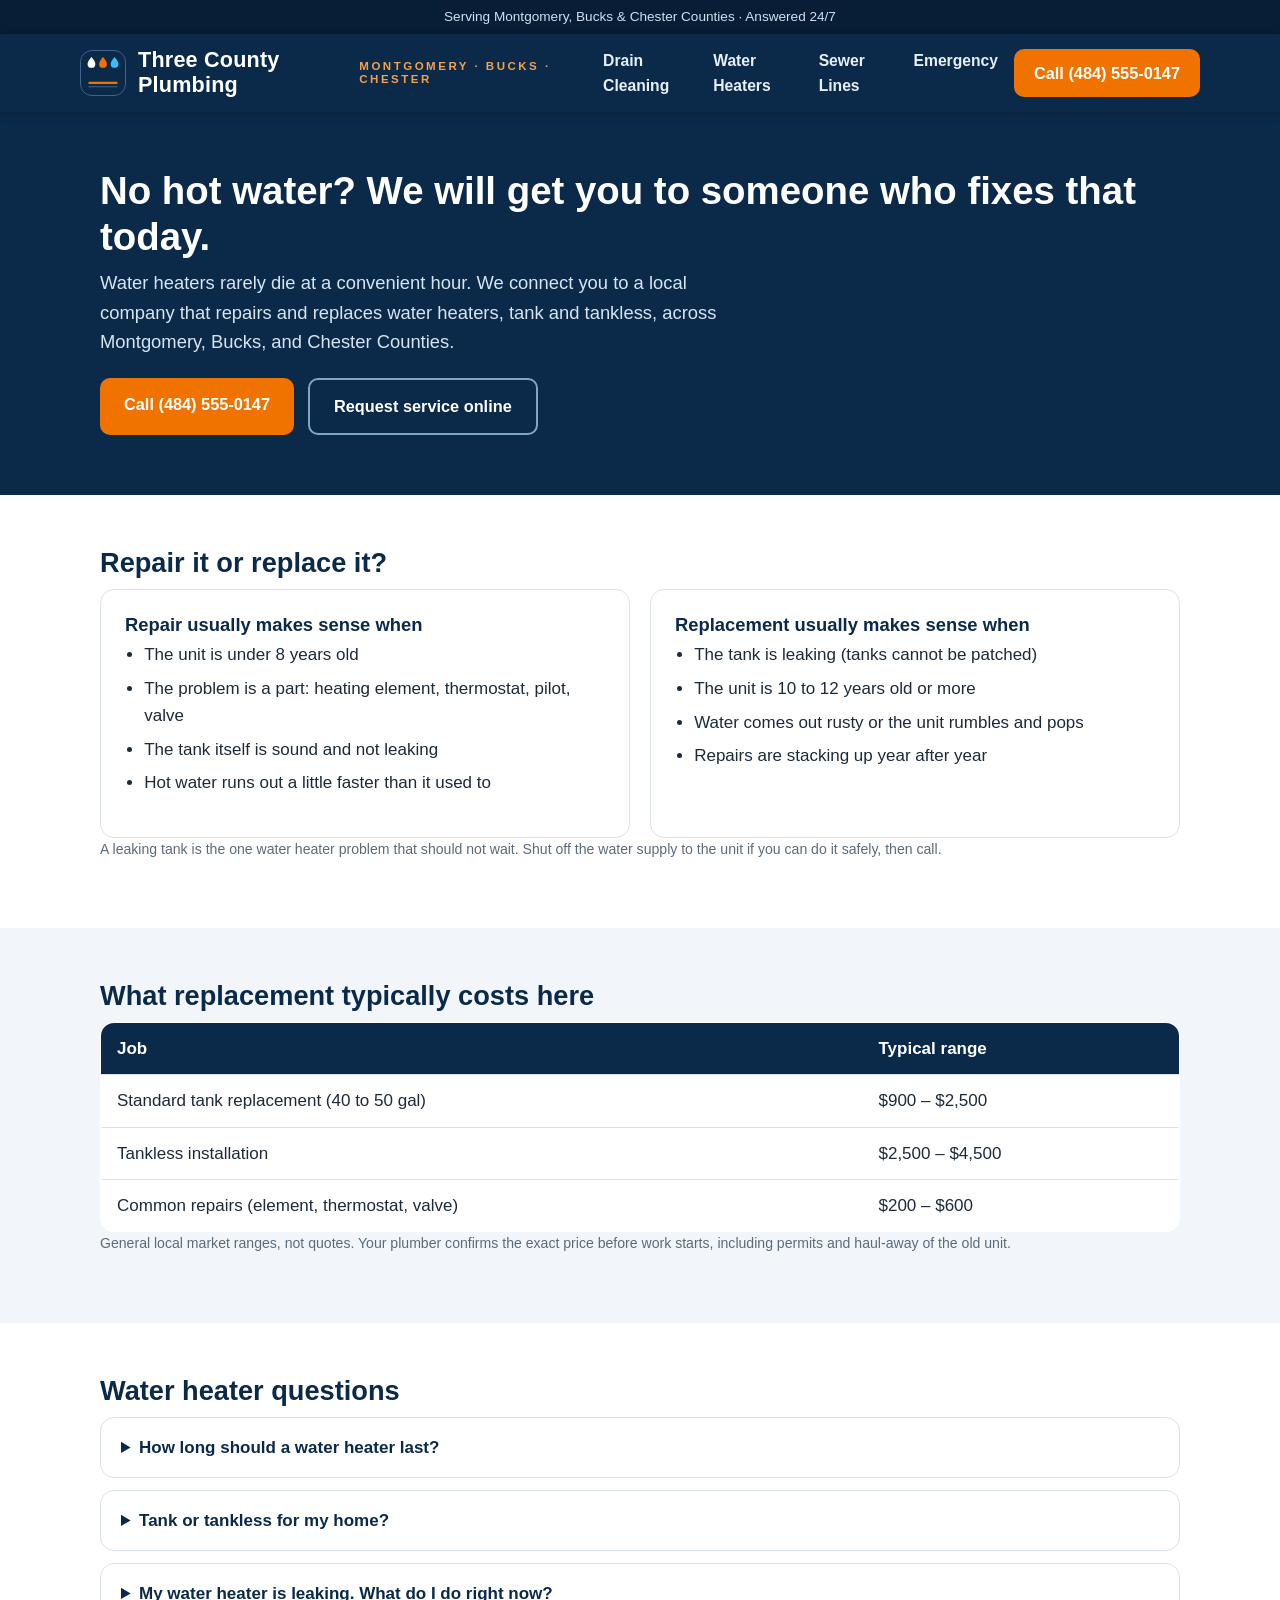
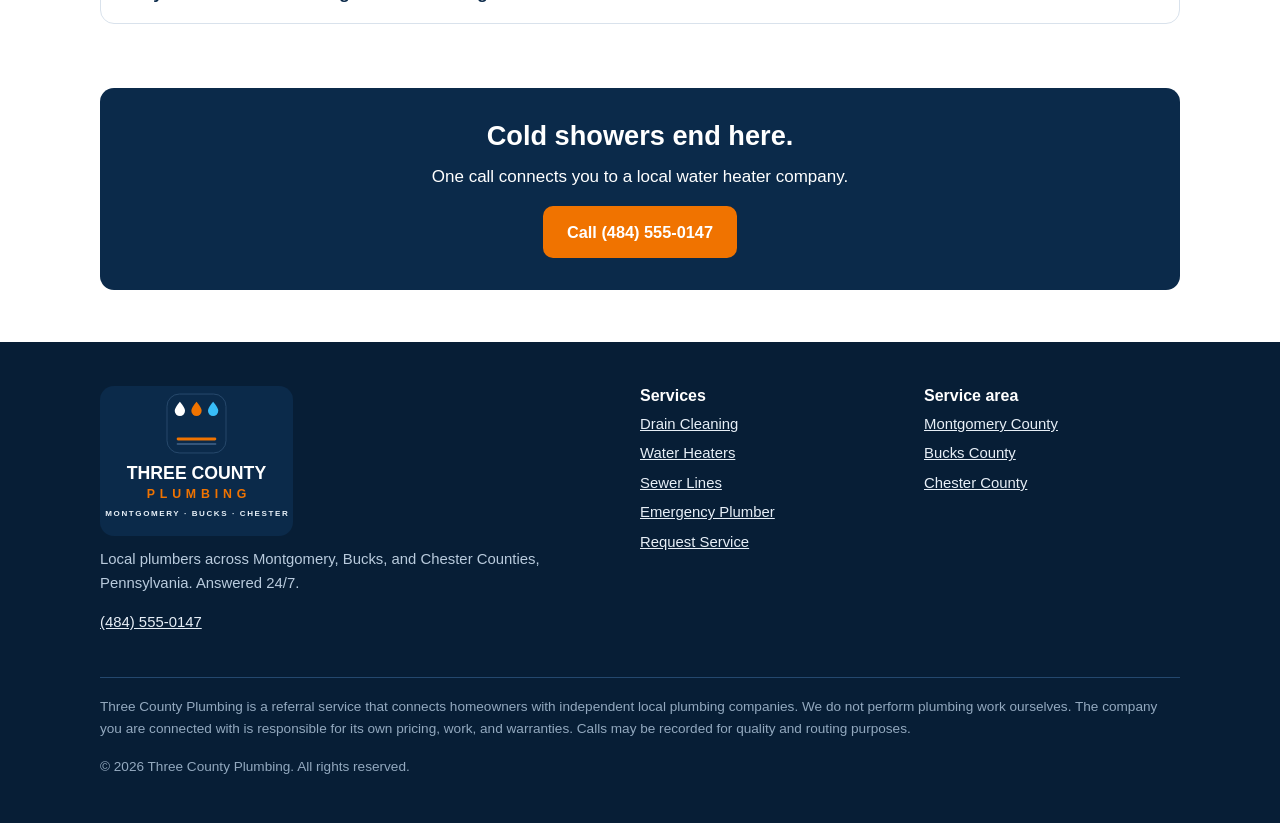
<file: water-heater-repair-installation.html>
<!DOCTYPE html>
<html lang="en">
<head>
<meta charset="UTF-8">
<meta name="viewport" content="width=device-width, initial-scale=1.0">
<title>Water Heater Repair &amp; Installation | Three County Plumbing</title>
<meta name="description" content="No hot water or a leaking water heater? One call connects you to a local water heater company in Montgomery, Bucks, or Chester County, PA. Repair and replacement, tank and tankless.">
<link rel="stylesheet" href="styles.css">
<link rel="icon" type="image/svg+xml" href="favicon.svg">
</head>
<body>
<div class="topbar">Serving Montgomery, Bucks &amp; Chester Counties &middot; Answered 24/7</div>
<header class="site">
  <div class="wrap header-in">
    <a class="logo" href="index.html"><img class="logo-mark" src="logo-mark.svg" alt="Three County Plumbing logo">Three County Plumbing<span>Montgomery &middot; Bucks &middot; Chester</span></a>
    <nav class="main">
      <a href="drain-cleaning.html">Drain Cleaning</a>
      <a href="water-heater-repair-installation.html">Water Heaters</a>
      <a href="sewer-line-repair-replacement.html">Sewer Lines</a>
      <a href="emergency-plumber.html">Emergency</a>
    </nav>
    <a class="call-btn" href="tel:+14845550147">Call (484) 555-0147</a>
  </div>
</header>

<div class="hero">
  <div class="wrap">
    <h1>No hot water? We will get you to someone who fixes that today.</h1>
    <p class="lead">Water heaters rarely die at a convenient hour. We connect you to a local company that repairs and replaces water heaters, tank and tankless, across Montgomery, Bucks, and Chester Counties.</p>
    <div class="actions">
      <a class="btn btn-call" href="tel:+14845550147">Call (484) 555-0147</a>
      <a class="btn btn-ghost" href="request-service.html">Request service online</a>
    </div>
  </div>
</div>

<section>
  <div class="wrap">
    <h2>Repair it or replace it?</h2>
    <div class="grid grid-2">
      <div class="card">
        <h3>Repair usually makes sense when</h3>
        <ul class="tight">
          <li>The unit is under 8 years old</li>
          <li>The problem is a part: heating element, thermostat, pilot, valve</li>
          <li>The tank itself is sound and not leaking</li>
          <li>Hot water runs out a little faster than it used to</li>
        </ul>
      </div>
      <div class="card">
        <h3>Replacement usually makes sense when</h3>
        <ul class="tight">
          <li>The tank is leaking (tanks cannot be patched)</li>
          <li>The unit is 10 to 12 years old or more</li>
          <li>Water comes out rusty or the unit rumbles and pops</li>
          <li>Repairs are stacking up year after year</li>
        </ul>
      </div>
    </div>
    <p class="note">A leaking tank is the one water heater problem that should not wait. Shut off the water supply to the unit if you can do it safely, then call.</p>
  </div>
</section>

<section class="alt">
  <div class="wrap">
    <h2>What replacement typically costs here</h2>
    <table class="cost">
      <tr><th>Job</th><th>Typical range</th></tr>
      <tr><td>Standard tank replacement (40 to 50 gal)</td><td>$900 &ndash; $2,500</td></tr>
      <tr><td>Tankless installation</td><td>$2,500 &ndash; $4,500</td></tr>
      <tr><td>Common repairs (element, thermostat, valve)</td><td>$200 &ndash; $600</td></tr>
    </table>
    <p class="note">General local market ranges, not quotes. Your plumber confirms the exact price before work starts, including permits and haul-away of the old unit.</p>
  </div>
</section>

<section>
  <div class="wrap faq">
    <h2>Water heater questions</h2>
    <details>
      <summary>How long should a water heater last?</summary>
      <p>Most tank units last 8 to 12 years. Tankless units can run 15 to 20 with regular descaling. Hard water shortens both.</p>
    </details>
    <details>
      <summary>Tank or tankless for my home?</summary>
      <p>Tank units cost less up front and suit most homes. Tankless costs more to install, uses less energy, and never runs out mid-shower. Your plumber can price both honestly for your house and usage.</p>
    </details>
    <details>
      <summary>My water heater is leaking. What do I do right now?</summary>
      <p>Turn off the water supply valve to the unit and, for electric units, the breaker if water is near it. Then call. A leaking tank only gets worse.</p>
    </details>
  </div>
</section>

<section style="padding-top:0">
  <div class="wrap">
    <div class="cta-band">
      <h2>Cold showers end here.</h2>
      <p>One call connects you to a local water heater company.</p>
      <a class="btn btn-call" href="tel:+14845550147">Call (484) 555-0147</a>
    </div>
  </div>
</section>

<footer class="site">
  <div class="wrap">
    <div class="foot-grid">
      <div>
        <img class="foot-logo-stacked" src="logo-stacked.svg" alt="Three County Plumbing — Montgomery, Bucks, Chester">
        <p>Local plumbers across Montgomery, Bucks, and Chester Counties, Pennsylvania. Answered 24/7.</p>
        <p><a href="tel:+14845550147">(484) 555-0147</a></p>
      </div>
      <div>
        <h3>Services</h3>
        <ul>
          <li><a href="drain-cleaning.html">Drain Cleaning</a></li>
          <li><a href="water-heater-repair-installation.html">Water Heaters</a></li>
          <li><a href="sewer-line-repair-replacement.html">Sewer Lines</a></li>
          <li><a href="emergency-plumber.html">Emergency Plumber</a></li>
          <li><a href="request-service.html">Request Service</a></li>
        </ul>
      </div>
      <div>
        <h3>Service area</h3>
        <ul>
          <li><a href="montgomery-county.html">Montgomery County</a></li>
          <li><a href="bucks-county.html">Bucks County</a></li>
          <li><a href="chester-county.html">Chester County</a></li>
        </ul>
      </div>
    </div>
    <div class="disclosure">
      <p>Three County Plumbing is a referral service that connects homeowners with independent local plumbing companies. We do not perform plumbing work ourselves. The company you are connected with is responsible for its own pricing, work, and warranties. Calls may be recorded for quality and routing purposes.</p>
      <p>&copy; 2026 Three County Plumbing. All rights reserved.</p>
    </div>
  </div>
</footer>
</body>
</html>
</file>
<file: styles.css>
/* Three County Plumbing — shared styles */
:root{
  --navy:#0b2a4a; --navy-dark:#071e36; --ink:#1c2b3a; --muted:#5a6b7c;
  --orange:#f07300; --orange-dark:#c95e00; --paper:#ffffff; --wash:#f2f6fa;
  --line:#d9e2ec; --radius:14px;
}
*{box-sizing:border-box;margin:0;padding:0}
html{scroll-behavior:smooth}
body{font-family:-apple-system,"Segoe UI",Roboto,Helvetica,Arial,sans-serif;color:var(--ink);background:var(--paper);line-height:1.6;font-size:17px}
a{color:var(--navy)}
.wrap{max-width:1120px;margin:0 auto;padding:0 20px}
h1,h2,h3{color:var(--navy);line-height:1.2}
h1{font-size:2.4rem;margin-bottom:.5rem}
h2{font-size:1.7rem;margin-bottom:.6rem}
h3{font-size:1.15rem;margin-bottom:.35rem}
p{margin-bottom:1rem}
.lead{font-size:1.15rem;color:var(--ink)}

/* Header */
.topbar{background:var(--navy-dark);color:#cfe0f0;font-size:.85rem;text-align:center;padding:6px 12px}
header.site{background:var(--navy);position:sticky;top:0;z-index:50;box-shadow:0 2px 10px rgba(0,0,0,.18)}
.header-in{display:flex;align-items:center;justify-content:space-between;gap:16px;padding:14px 0}
.logo{color:#fff;text-decoration:none;font-weight:800;font-size:1.35rem;letter-spacing:.2px;line-height:1.15;display:flex;align-items:center;gap:12px}
.logo-mark{height:46px;width:46px;border-radius:12px;border:1px solid #41648a;flex:none}
.foot-logo-stacked{height:150px;width:auto;display:block;margin-bottom:12px;border-radius:14px}
.cta-logo{height:92px;width:auto;display:block;margin:0 auto 16px;border-radius:12px}
.logo span{display:block;font-size:.72rem;font-weight:600;color:#f5a04e;letter-spacing:2.5px;text-transform:uppercase}
nav.main{display:flex;gap:22px}
nav.main a{color:#e7eff7;text-decoration:none;font-size:.98rem;font-weight:600}
nav.main a:hover{color:#fff;text-decoration:underline}
.call-btn{background:var(--orange);color:#fff!important;text-decoration:none;font-weight:800;padding:11px 20px;border-radius:10px;white-space:nowrap;font-size:1.02rem}
.call-btn:hover{background:var(--orange-dark)}
@media(max-width:860px){nav.main{display:none}.logo{font-size:1.15rem}}

/* Hero */
.hero{background:var(--navy);color:#fff;padding:56px 0 60px}
.hero h1{color:#fff}
.hero p{color:#d7e5f2;max-width:640px}
.hero .actions{display:flex;gap:14px;flex-wrap:wrap;margin-top:22px}
.btn{display:inline-block;text-decoration:none;font-weight:700;padding:13px 24px;border-radius:10px;font-size:1.02rem}
.btn-call{background:var(--orange);color:#fff}
.btn-call:hover{background:var(--orange-dark)}
.btn-ghost{background:transparent;color:#fff;border:2px solid #7fa6c9}
.btn-ghost:hover{border-color:#fff}
.hero .badges{margin-top:26px;display:flex;gap:10px;flex-wrap:wrap}
.badge{border:1px solid #41648a;color:#cfe0f0;border-radius:999px;padding:5px 14px;font-size:.85rem}

/* Sections */
section{padding:52px 0}
section.alt{background:var(--wash)}
.grid{display:grid;gap:20px}
.grid-2{grid-template-columns:repeat(2,1fr)}
.grid-3{grid-template-columns:repeat(3,1fr)}
.grid-4{grid-template-columns:repeat(4,1fr)}
@media(max-width:900px){.grid-3,.grid-4{grid-template-columns:repeat(2,1fr)}}
@media(max-width:600px){.grid-2,.grid-3,.grid-4{grid-template-columns:1fr}}
.card{background:#fff;border:1px solid var(--line);border-radius:var(--radius);padding:24px}
.card a.more{font-weight:700;text-decoration:none;color:var(--orange-dark)}
.card a.more:hover{text-decoration:underline}
.steps{counter-reset:step}
.step{background:#fff;border:1px solid var(--line);border-radius:var(--radius);padding:24px}
.step .num{display:inline-block;background:var(--navy);color:#fff;width:34px;height:34px;border-radius:50%;text-align:center;line-height:34px;font-weight:800;margin-bottom:10px}
table.cost{width:100%;border-collapse:collapse;background:#fff;border:1px solid var(--line);border-radius:var(--radius);overflow:hidden}
table.cost th,table.cost td{padding:12px 16px;text-align:left;border-bottom:1px solid var(--line)}
table.cost th{background:var(--navy);color:#fff}
table.cost tr:last-child td{border-bottom:none}
.note{font-size:.88rem;color:var(--muted)}
ul.tight{margin:0 0 1rem 1.2rem}
ul.tight li{margin-bottom:.4rem}
.faq details{background:#fff;border:1px solid var(--line);border-radius:var(--radius);padding:16px 20px;margin-bottom:12px}
.faq summary{font-weight:700;color:var(--navy);cursor:pointer}
.faq details p{margin-top:.5rem}
.cta-band{background:var(--navy);color:#fff;border-radius:var(--radius);padding:32px;text-align:center}
.cta-band h2{color:#fff}

/* Footer */
footer.site{background:var(--navy-dark);color:#b9cbdd;padding:44px 0 30px;font-size:.93rem}
footer.site a{color:#e7eff7}
.foot-grid{display:grid;grid-template-columns:2fr 1fr 1fr;gap:28px;margin-bottom:26px}
@media(max-width:700px){.foot-grid{grid-template-columns:1fr}}
.foot-grid h3{color:#fff;font-size:1rem;margin-bottom:.5rem}
.foot-grid ul{list-style:none}
.foot-grid li{margin-bottom:.35rem}
.disclosure{border-top:1px solid #24486e;padding-top:18px;font-size:.85rem;color:#93a9bf}

/* Form */
form.req{background:#fff;border:1px solid var(--line);border-radius:var(--radius);padding:26px}
form.req label{display:block;font-weight:700;color:var(--navy);margin:14px 0 5px;font-size:.95rem}
form.req input,form.req select,form.req textarea{width:100%;padding:11px 12px;border:1px solid var(--line);border-radius:8px;font-size:1rem;font-family:inherit}
form.req .row{display:grid;grid-template-columns:1fr 1fr;gap:16px}
@media(max-width:600px){form.req .row{grid-template-columns:1fr}}
form.req button{margin-top:20px;background:var(--orange);color:#fff;border:none;font-weight:800;padding:14px 26px;border-radius:10px;font-size:1.05rem;cursor:pointer;width:100%}
form.req button:hover{background:var(--orange-dark)}
.check{display:flex;gap:10px;align-items:flex-start;margin-top:14px}
.check input{width:auto;margin-top:4px}
</file>
